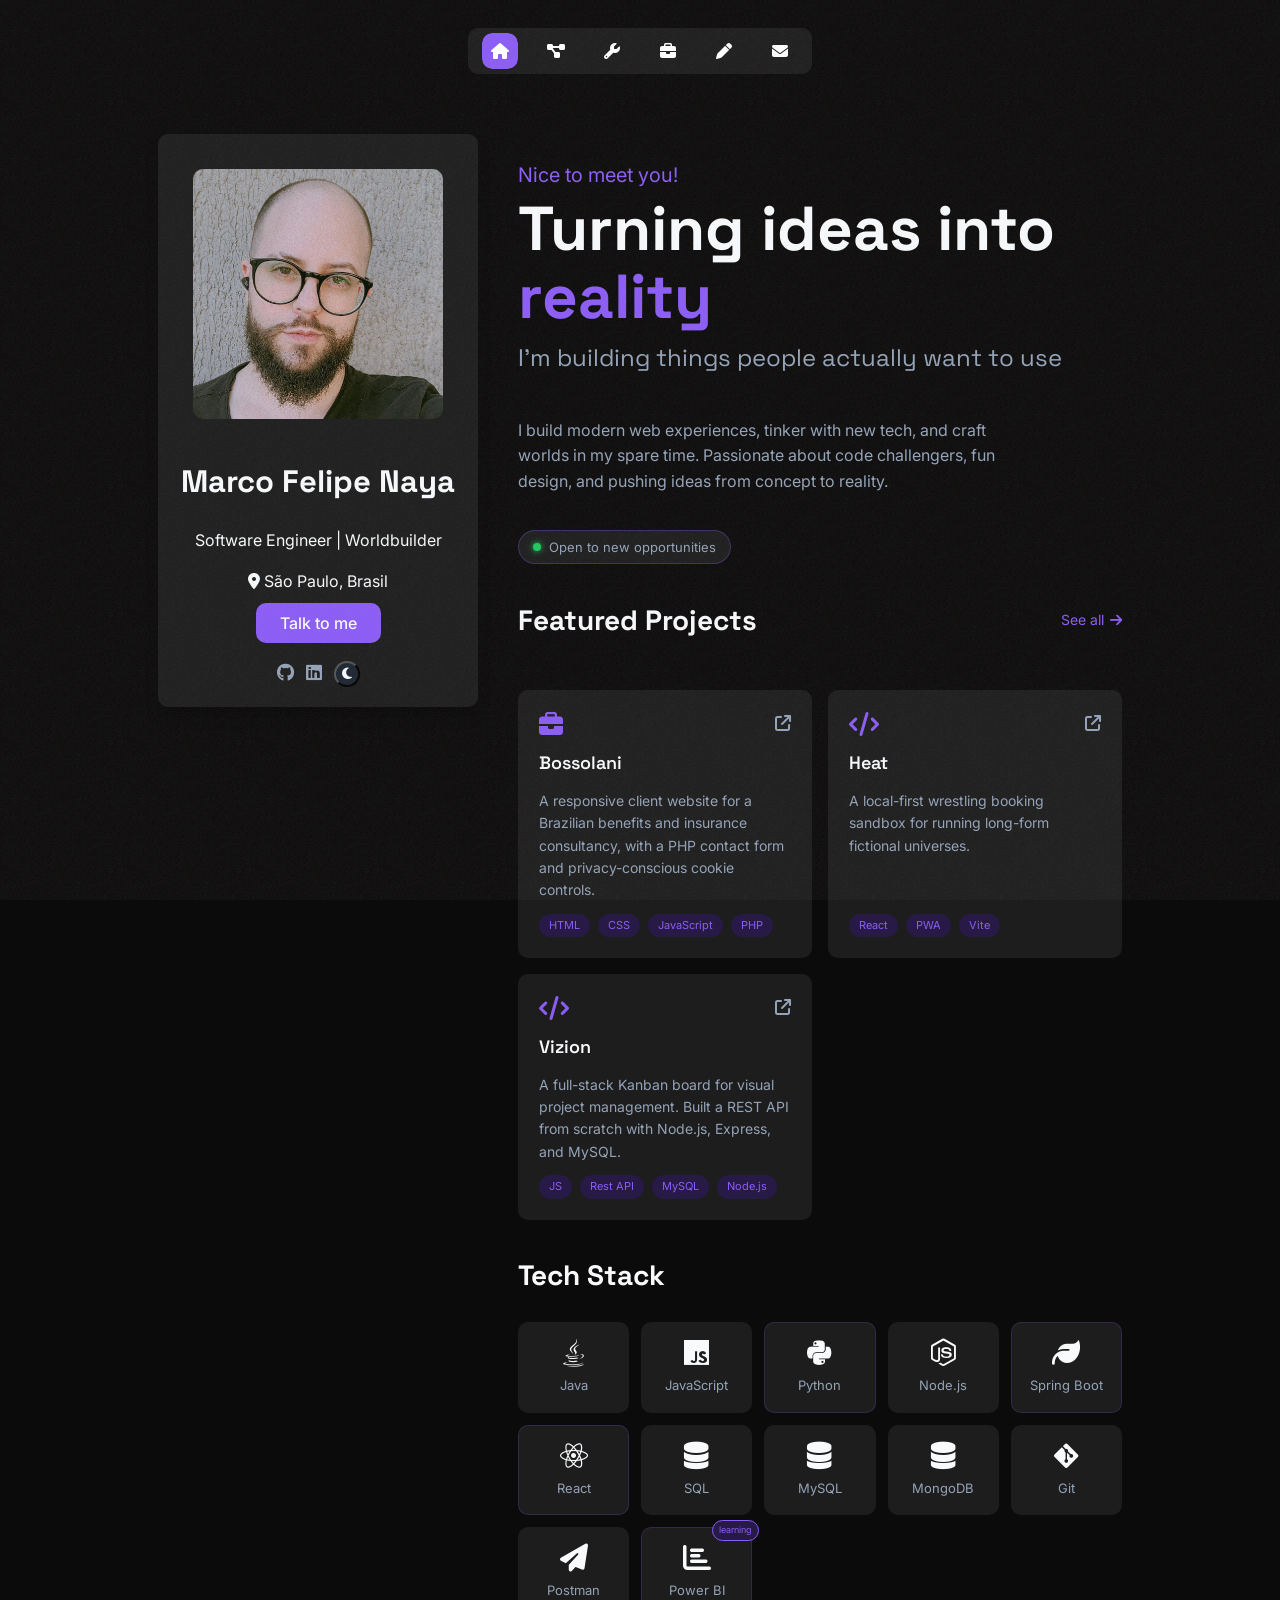
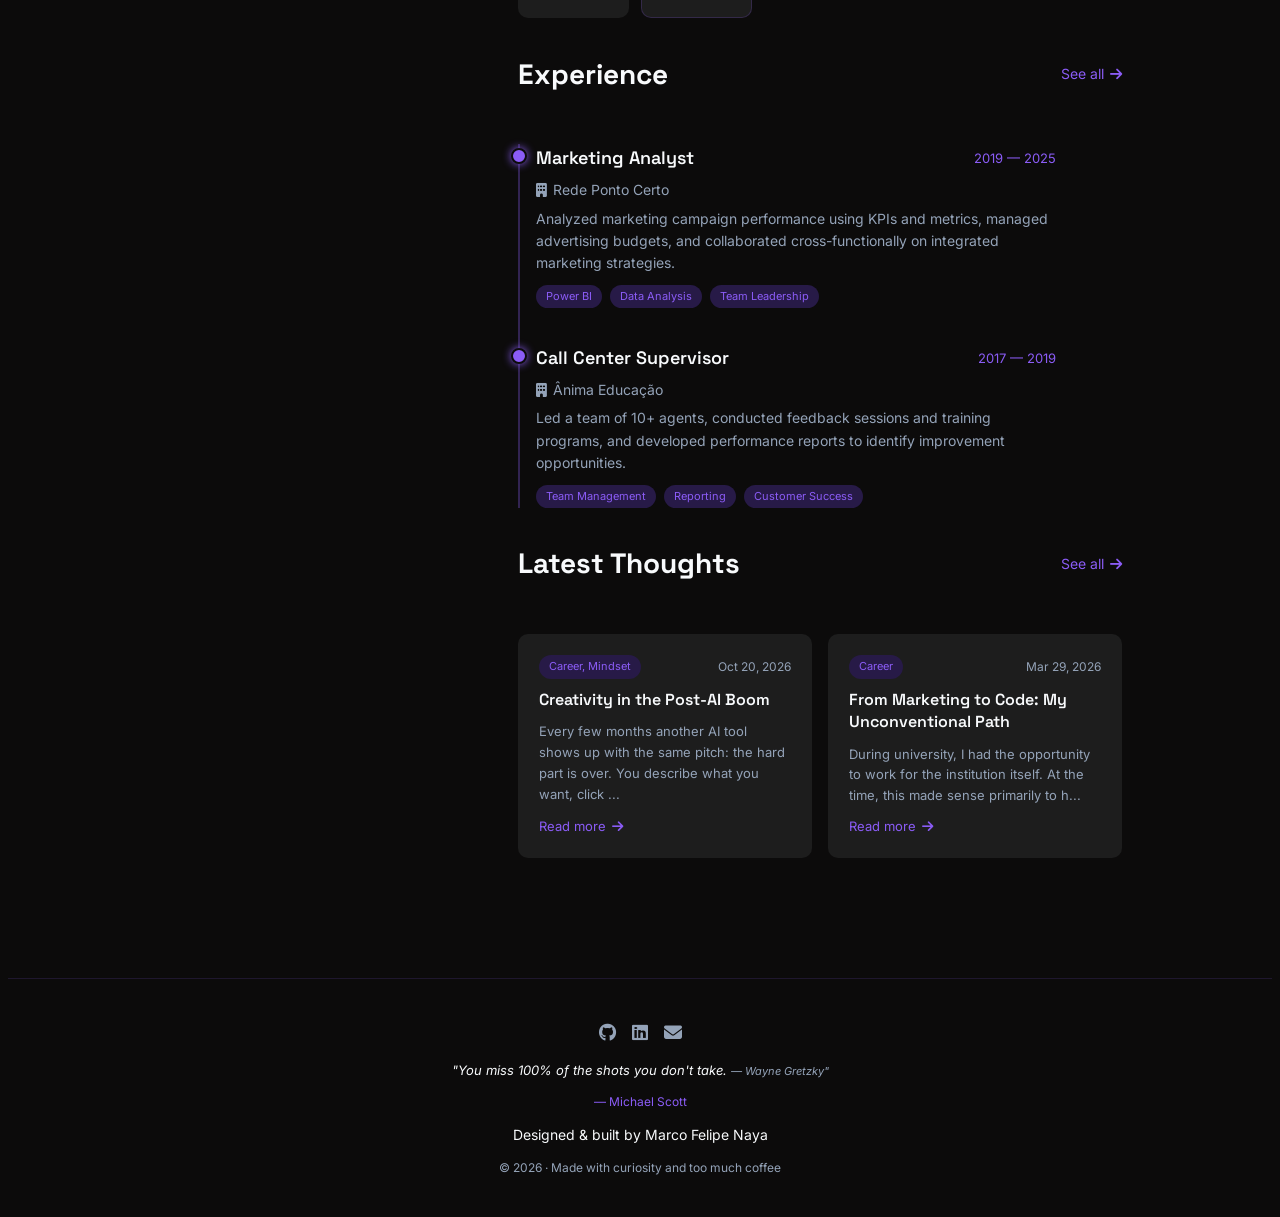
<file: index.html>
<!DOCTYPE html>
<html lang="en">

<head>
  <meta charset="UTF-8">
  <meta name="viewport" content="width=device-width, initial-scale=1.0">
  <meta name="description" content="Marco Felipe Naya — Full-stack developer based in São Paulo. Building modern web experiences with Java, JavaScript and Node.js.">
  <title>Marco Felipe Naya</title>
  <link rel="stylesheet" href="/styles/general.css">
  <link rel="stylesheet" href="https://cdnjs.cloudflare.com/ajax/libs/font-awesome/6.4.0/css/all.min.css">
  <link href="https://fonts.googleapis.com/css2?family=Space+Grotesk:wght@400;700&family=Inter:wght@300;400;500&display=swap" rel="stylesheet">
  <link rel="apple-touch-icon" sizes="180x180" href="/apple-touch-icon.png">
  <link rel="icon" type="image/png" sizes="32x32" href="/favicon-32x32.png">
  <link rel="icon" type="image/png" sizes="16x16" href="/favicon-16x16.png">
  <link rel="manifest" href="/site.webmanifest">
</head>

<body>
  <div class="page-wrapper">

    <header class="header-container">
      <nav class="navbar">
        <div class="nav-links">
          <ul>
            <li class="active"><a class="fa-solid fa-house"></a><span class="tooltip">Home</span></li>
            <li><a href="/pages/projects.html" class="fa-solid fa-diagram-project"></a><span class="tooltip">Projects</span></li>
            <li><a href="/pages/tools.html" class="fa-solid fa-wrench"></a><span class="tooltip">Tools</span></li>
            <li><a href="/pages/experience.html" class="fa-solid fa-briefcase"></a><span class="tooltip">Experience</span></li>
            <li><a href="/pages/thoughts.html" class="fa-solid fa-pen"></a><span class="tooltip">Thoughts</span></li>
            <li><a href="/pages/contact.html" class="fa-solid fa-envelope"></a><span class="tooltip">Contact</span></li>
          </ul>
        </div>
      </nav>
    </header>

    <main>
      <div class="content-layout">

        <!-- Photocard -->
        <div class="photocard">
          <img src="/images/headshot.jpg" alt="Profile Picture" class="profile-pic">
          <h1 class="name">Marco Felipe Naya</h1>
          <p class="description">Software Engineer | Worldbuilder</p>
          <p><i class="fa-solid fa-location-dot"></i> São Paulo, Brasil</p>
          <a href="/pages/contact.html" class="btn-primary">Talk to me</a>
          <div class="social-links">
            <a href="https://github.com/MarcoFelipeNaya"><i class="fa-brands fa-github"></i></a>
            <a href="https://www.linkedin.com/in/marco-felipe-15946431b/"><i class="fa-brands fa-linkedin"></i></a>
            <button id="themeToggle" class="theme-toggle">
              <i class="fa-solid fa-moon"></i>
            </button>
          </div>
        </div>

        <div class="page-content">
          <!-- Hero -->
          <div class="hero">
            <p class="hero-greeting">Nice to meet you!</p>
            <h1 class="hero-name">Turning ideas into<br><span class="accent">reality</span></h1>
            <h2 class="hero-title">I'm building things people actually want to use</h2>
            <p class="hero-bio">I build modern web experiences, tinker with new tech, and craft worlds in my spare time. Passionate about code challengers, fun design, and pushing ideas from concept to reality.</p>
          </div>

          <!-- Content Sections-->

          <section class="status">
            <div class="status-badge">
              <span class="status-dot"></span> Open to new opportunities
            </div>
          </section>

          <section class="projects-preview">
            <div class="section-header">
              <h2 class="section-title">Featured Projects</h2>
              <a href="/pages/projects.html" class="see-all">See all <i class="fa-solid fa-arrow-right"></i></a>
            </div>

            <div class="projects-grid">

              <div class="project-card" data-href="/pages/projects.html#bossolani">
                <div class="project-top">
                  <i class="fa-solid fa-briefcase"></i>
                  <div class="project-links">
                    <a href="https://bossolani.com.br" target="_blank" rel="noopener noreferrer" aria-label="Visit the Bossolani website"><i class="fa-solid fa-arrow-up-right-from-square"></i></a>
                  </div>
                </div>
                <h3 class="project-name">Bossolani</h3>
                <p class="project-desc">A responsive client website for a Brazilian benefits and insurance consultancy, with a PHP contact form and privacy-conscious cookie controls.</p>
                <div class="project-tags">
                  <span>HTML</span><span>CSS</span><span>JavaScript</span><span>PHP</span>
                </div>
              </div>

              <div class="project-card" data-href="/pages/projects.html#heat">
                <div class="project-top">
                  <i class="fa-solid fa-code"></i>
                  <div class="project-links">
                    <a href="https://heatwb.netlify.app" target="_blank"><i class="fa-solid fa-arrow-up-right-from-square"></i></a>
                  </div>
                </div>
                <h3 class="project-name">Heat</h3>
                <p class="project-desc">A local-first wrestling booking sandbox for running long-form fictional universes.</p>
                <div class="project-tags">
                  <span>React</span><span>PWA</span><span>Vite</span>
                </div>
              </div>

              <div class="project-card" data-href="/pages/projects.html#vizion">
                <div class="project-top">
                  <i class="fa-solid fa-code"></i>
                  <div class="project-links">
                    <a href="https://vizion-theta.vercel.app" target="_blank"><i class="fa-solid fa-arrow-up-right-from-square"></i></a>
                  </div>
                </div>
                <h3 class="project-name">Vizion</h3>
                <p class="project-desc">A full-stack Kanban board for visual project management. Built a REST API from scratch with Node.js, Express, and MySQL.</p>
                <div class="project-tags">
                  <span>JS</span><span>Rest API</span><span>MySQL</span><span>Node.js</span>
                </div>
              </div>

            </div>
          </section>

          <section class="stack">
            <h2 class="section-title">Tech Stack</h2>
            <div class="stack-grid">

              <!-- Languages -->
              <div class="stack-card"><i class="fa-brands fa-java"></i><span>Java</span></div>
              <div class="stack-card"><i class="fa-brands fa-js"></i><span>JavaScript</span></div>
              <div class="stack-card learning"><i class="fa-brands fa-python"></i><span>Python</span></div>

              <!-- Frameworks -->
              <div class="stack-card"><i class="fa-brands fa-node-js"></i><span>Node.js</span></div>
              <div class="stack-card learning"><i class="fa-solid fa-leaf"></i><span>Spring Boot</span></div>
              <div class="stack-card learning"><i class="fa-brands fa-react"></i><span>React</span></div>

              <!-- Databases -->
              <div class="stack-card"><i class="fa-solid fa-database"></i><span>SQL</span></div>
              <div class="stack-card"><i class="fa-solid fa-database"></i><span>MySQL</span></div>
              <div class="stack-card"><i class="fa-solid fa-database"></i><span>MongoDB</span></div>

              <!-- Tools -->
              <div class="stack-card"><i class="fa-brands fa-git-alt"></i><span>Git</span></div>
              <div class="stack-card"><i class="fa-solid fa-paper-plane"></i><span>Postman</span></div>

              <!-- Data -->
              <div class="stack-card learning"><i class="fa-solid fa-chart-bar"></i><span>Power BI</span><span class="learning-tag">learning</span></div>

            </div>
          </section>

          <!-- Experience -->
          <section class="experience">
            <div class="section-header">
              <h2 class="section-title">Experience</h2>
              <a href="pages/experience.html" class="see-all">See all <i class="fa-solid fa-arrow-right"></i></a>
            </div>

            <div class="timeline">

              <div class="timeline-item">
                <div class="timeline-dot"></div>
                <div class="timeline-content">
                  <div class="timeline-header">
                    <h3 class="timeline-role">Marketing Analyst</h3>
                    <span class="timeline-date">2019 — 2025</span>
                  </div>
                  <p class="timeline-company"><i class="fa-solid fa-building"></i> Rede Ponto Certo</p>
                  <p class="timeline-desc">Analyzed marketing campaign performance using KPIs and metrics, managed advertising budgets, and collaborated cross-functionally on integrated marketing strategies.</p>
                  <div class="timeline-tags">
                    <span>Power BI</span>
                    <span>Data Analysis</span>
                    <span>Team Leadership</span>
                  </div>
                </div>
              </div>

              <div class="timeline-item">
                <div class="timeline-dot"></div>
                <div class="timeline-content">
                  <div class="timeline-header">
                    <h3 class="timeline-role">Call Center Supervisor</h3>
                    <span class="timeline-date">2017 — 2019</span>
                  </div>
                  <p class="timeline-company"><i class="fa-solid fa-building"></i> Ânima Educação</p>
                  <p class="timeline-desc">Led a team of 10+ agents, conducted feedback sessions and training programs, and developed performance reports to identify improvement opportunities.</p>
                  <div class="timeline-tags">
                    <span>Team Management</span>
                    <span>Reporting</span>
                    <span>Customer Success</span>
                  </div>
                </div>
              </div>

            </div>
          </section>

          <!-- Thoughts -->
          <section class="thoughts-preview">
            <div class="section-header">
              <h2 class="section-title">Latest Thoughts</h2>
              <a href="/pages/thoughts.html" class="see-all">See all <i class="fa-solid fa-arrow-right"></i></a>
            </div>
            <div class="thoughts-grid" id="latestThoughtsGrid"></div>
          </section>

        </div>
      </div>
    </main>

    <footer class="footer">
      <div class="footer-content">

        <div class="footer-social">
          <a href="https://github.com/MarcoFelipeNaya" target="_blank"><i class="fa-brands fa-github"></i></a>
          <a href="https://www.linkedin.com/in/marco-felipe-15946431b/" target="_blank"><i class="fa-brands fa-linkedin"></i></a>
          <a href="mailto:marco.felipe1@outlook.com"><i class="fa-solid fa-envelope"></i></a>
        </div>

        <p class="footer-quote">"You miss 100% of the shots you don't take.
        <a class="footer-quote-author footer-quote-meta">— Wayne Gretzky"</a>
        </p>

        <p class="footer-quote-author">— Michael Scott</p>

        <p class="footer-copy">Designed & built by Marco Felipe Naya</p>
        <p class="footer-sub">© 2026 · Made with curiosity and too much coffee</p>

      </div>
    </footer>

    <script src="/scripts/blog-data.js"></script>
    <script src="/scripts/home.js"></script>
    <script src="/scripts/theme.js"></script>
  </div>
</body>

</html>
</file>
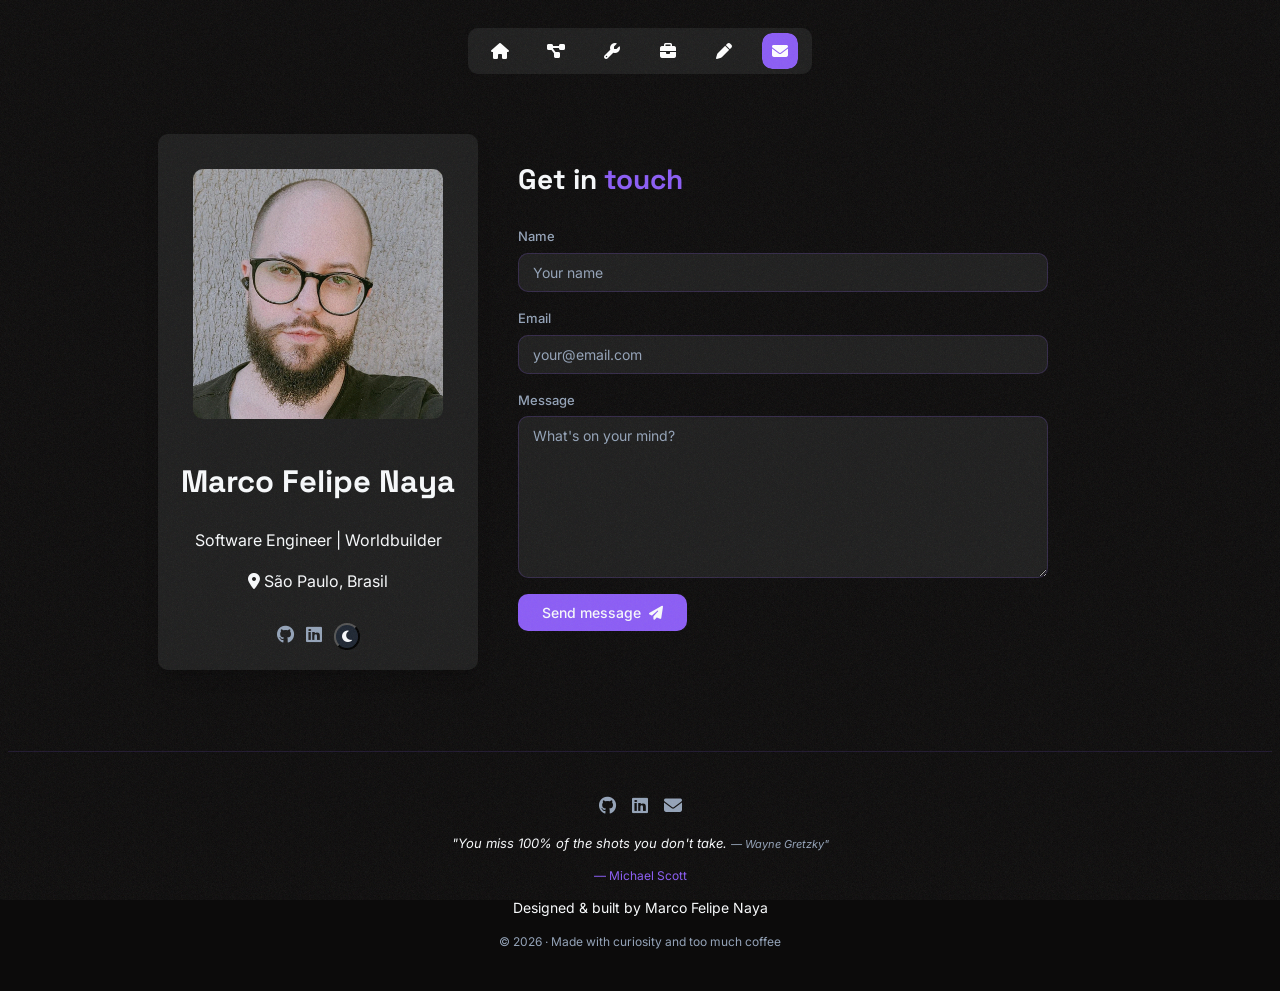
<file: pages/contact.html>
<!DOCTYPE html>
<html lang="en">

<head>
  <meta charset="UTF-8">
  <meta name="viewport" content="width=device-width, initial-scale=1.0">
  <meta name="description" content="Marco Felipe Naya — Full-stack developer based in São Paulo. Building modern web experiences with Java, JavaScript and Node.js.">
  <title>Marco Felipe Naya - Contact</title>
  <link rel="stylesheet" href="/styles/general.css">
  <link rel="stylesheet" href="/styles/contact.css">
  <link rel="stylesheet" href="https://cdnjs.cloudflare.com/ajax/libs/font-awesome/6.4.0/css/all.min.css">
  <link href="https://fonts.googleapis.com/css2?family=Space+Grotesk:wght@400;700&family=Inter:wght@300;400;500&display=swap" rel="stylesheet">
  <link rel="apple-touch-icon" sizes="180x180" href="/apple-touch-icon.png">
  <link rel="icon" type="image/png" sizes="32x32" href="/favicon-32x32.png">
  <link rel="icon" type="image/png" sizes="16x16" href="/favicon-16x16.png">
  <link rel="manifest" href="/site.webmanifest">
</head>

<body>
  <div class="page-wrapper">

    <header class="header-container">
      <nav class="navbar">
        <div class="nav-links">
          <ul>
            <li><a href="/index.html" class="fa-solid fa-house"></a><span class="tooltip">Home</span></li>
            <li><a href="/pages/projects.html" class="fa-solid fa-diagram-project"></a><span class="tooltip">Projects</span></li>
            <li><a href="/pages/tools.html" class="fa-solid fa-wrench"></a><span class="tooltip">Tools</span></li>
            <li><a href="/pages/experience.html" class="fa-solid fa-briefcase"></a><span class="tooltip">Experience</span></li>
            <li><a href="/pages/thoughts.html" class="fa-solid fa-pen"></a><span class="tooltip">Thoughts</span></li>
            <li class="active"><a href="/pages/contact.html" class="fa-solid fa-envelope"></a><span class="tooltip">Contact</span></li>
          </ul>
        </div>
      </nav>
    </header>

    <main>
      <div class="content-layout">

        <!-- Photocard -->
        <div class="photocard">
          <img src="/images/headshot.jpg" alt="Profile Picture" class="profile-pic">
          <h1 class="name">Marco Felipe Naya</h1>
          <p class="description">Software Engineer | Worldbuilder</p>
          <p><i class="fa-solid fa-location-dot"></i> São Paulo, Brasil</p>
          <div class="social-links">
            <a href="https://github.com/MarcoFelipeNaya"><i class="fa-brands fa-github"></i></a>
            <a href="https://www.linkedin.com/in/marco-felipe-15946431b/"><i class="fa-brands fa-linkedin"></i></a>
            <button id="themeToggle" class="theme-toggle">
              <i class="fa-solid fa-moon"></i>
            </button>
          </div>
        </div>

        <div class="page-content">
        <!-- Content Sections-->
          <section class="contact" id="contact">
              <h2 class="section-title">Get in <span class="accent">touch</span></h2>
  
              <form class="form">
                <input type="hidden" name="access_key" value="83f3a504-4868-4972-87de-d7da8a4e98c0">
  
                <div class="form-group">
                  <label for="name">Name</label>
                  <input type="text" id="name" name="name" placeholder="Your name" required>
                </div>
  
                <div class="form-group">
                  <label for="email">Email</label>
                  <input type="email" id="email" name="email" placeholder="your@email.com" required>
                </div>
  
                <div class="form-group">
                  <label for="message">Message</label>
                  <textarea id="message" name="message" placeholder="What's on your mind?" required></textarea>
                </div>
  
                <div class="form-message" id="formMessage"></div>
  
                <button type="submit">Send message <i class="fa-solid fa-paper-plane"></i></button>
              </form>
            </section>
        </div>
      </div>
    </main>

    <footer class="footer">
      <div class="footer-content">

        <div class="footer-social">
          <a href="https://github.com/MarcoFelipeNaya" target="_blank"><i class="fa-brands fa-github"></i></a>
          <a href="https://www.linkedin.com/in/marco-felipe-15946431b/" target="_blank"><i class="fa-brands fa-linkedin"></i></a>
          <a href="mailto:marco.felipe1@outlook.com"><i class="fa-solid fa-envelope"></i></a>
        </div>
        
        <p class="footer-quote">"You miss 100% of the shots you don't take. 
        <a class="footer-quote-author footer-quote-meta">— Wayne Gretzky"</a>
        </p>
        
        <p class="footer-quote-author">— Michael Scott</p>

        <p class="footer-copy">Designed & built by Marco Felipe Naya</p>
        <p class="footer-sub">© 2026 · Made with curiosity and too much coffee</p>

      </div>
    </footer>

    <script src="/scripts/home.js"></script>
    <script src="/scripts/contact.js"></script>
    <script src="/scripts/theme.js"></script>
  </div>
</body>

</html>
</file>
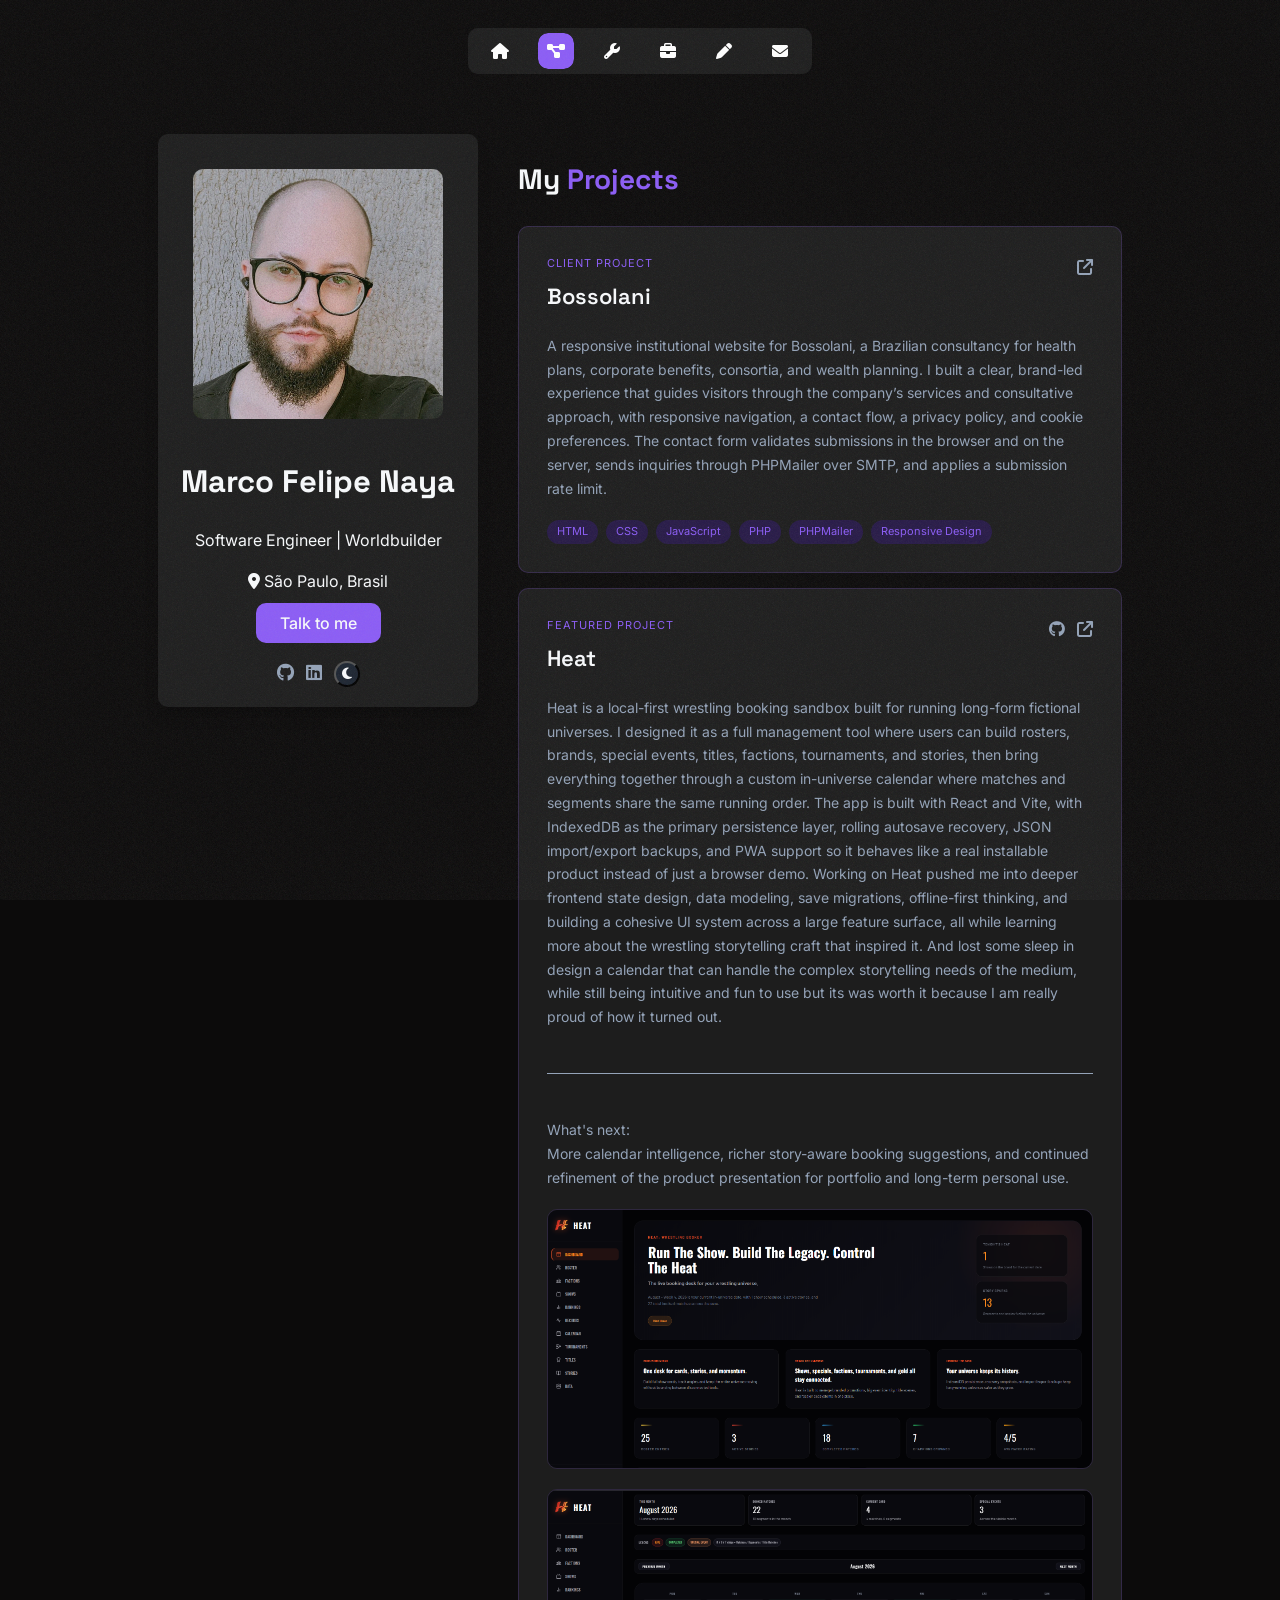
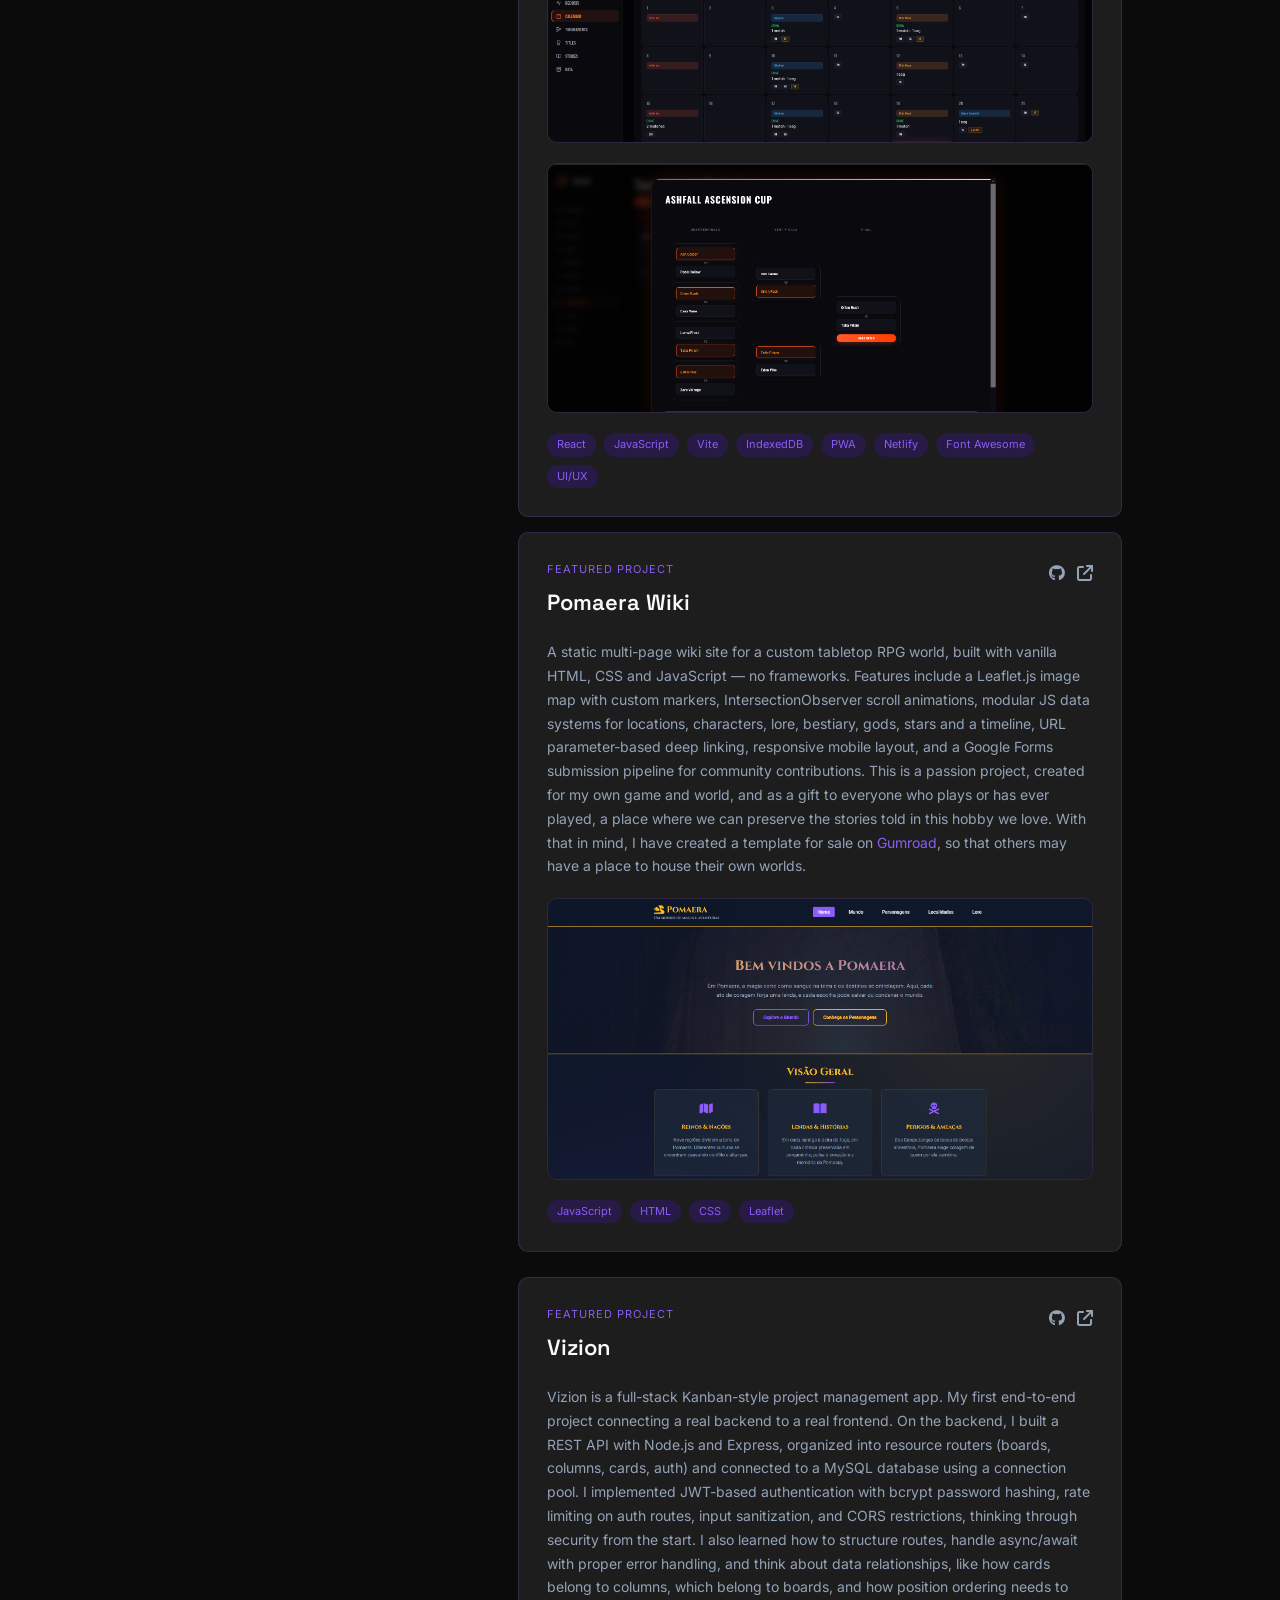
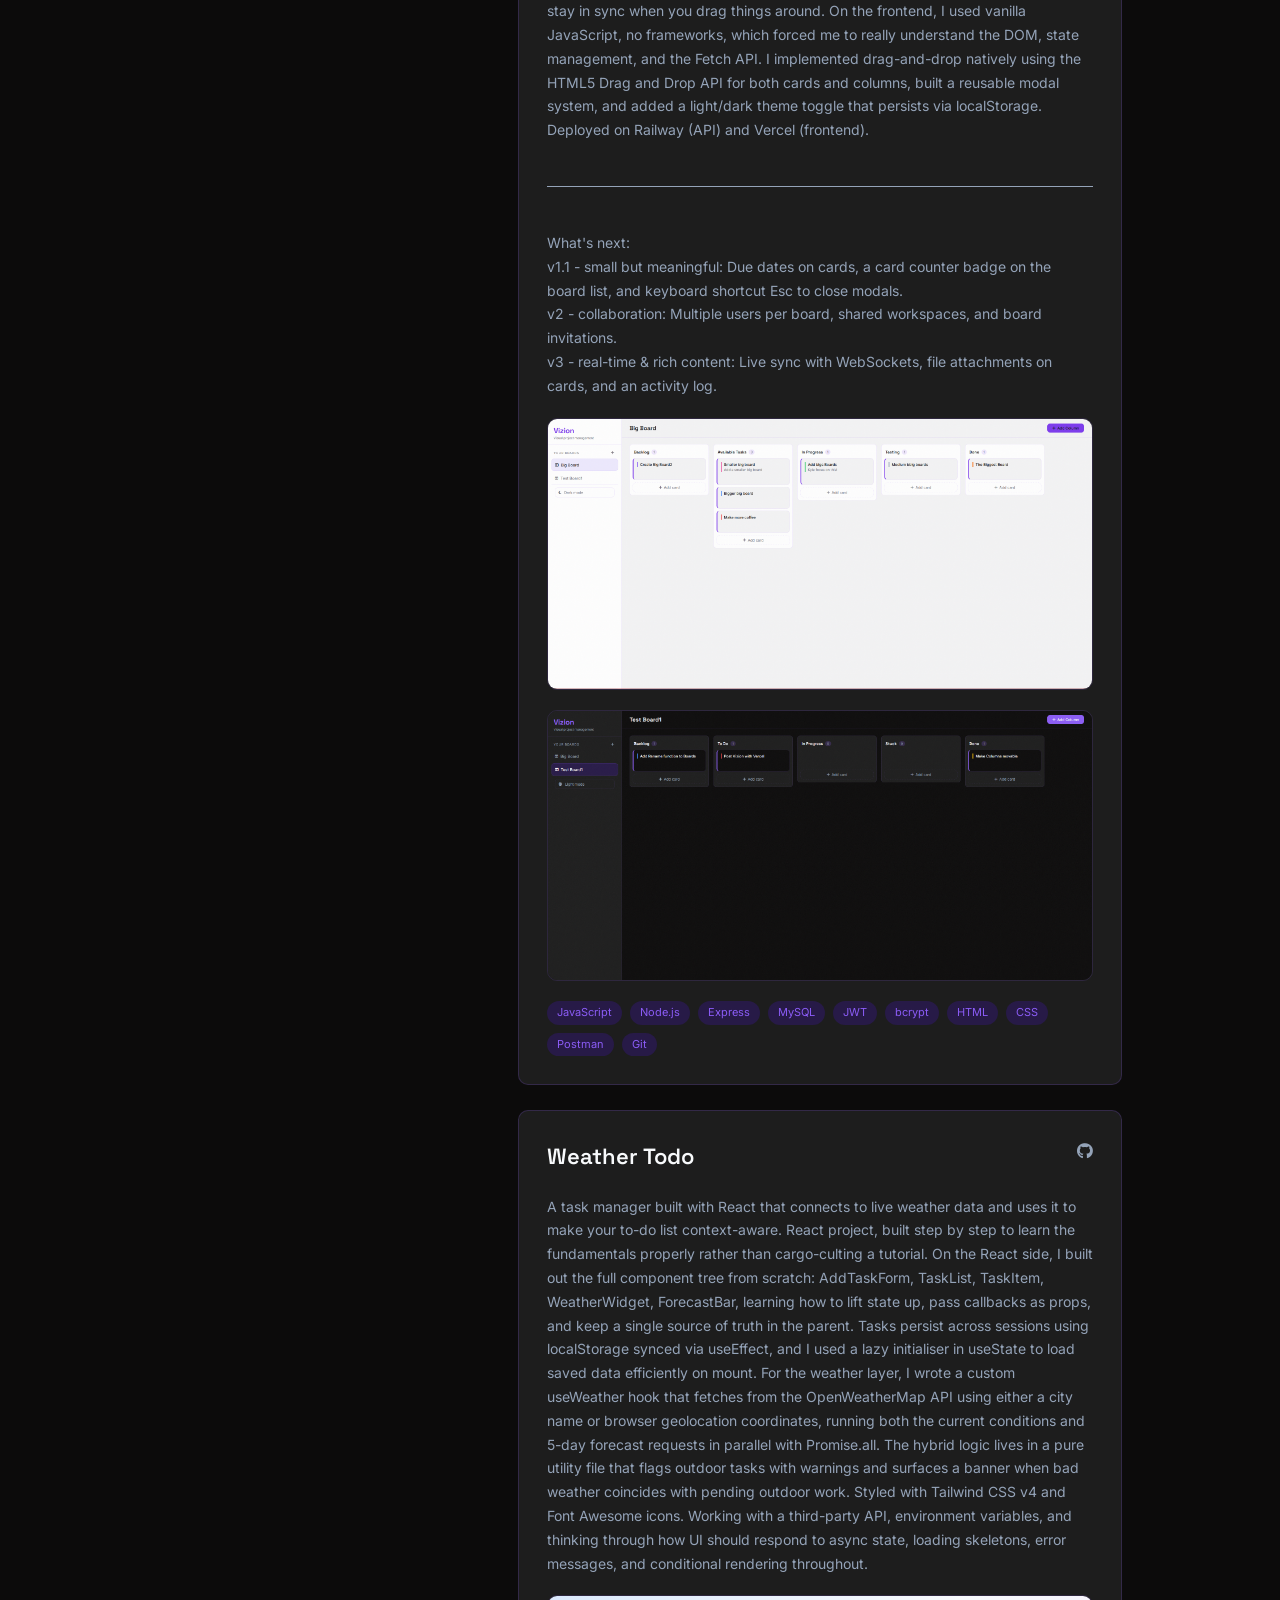
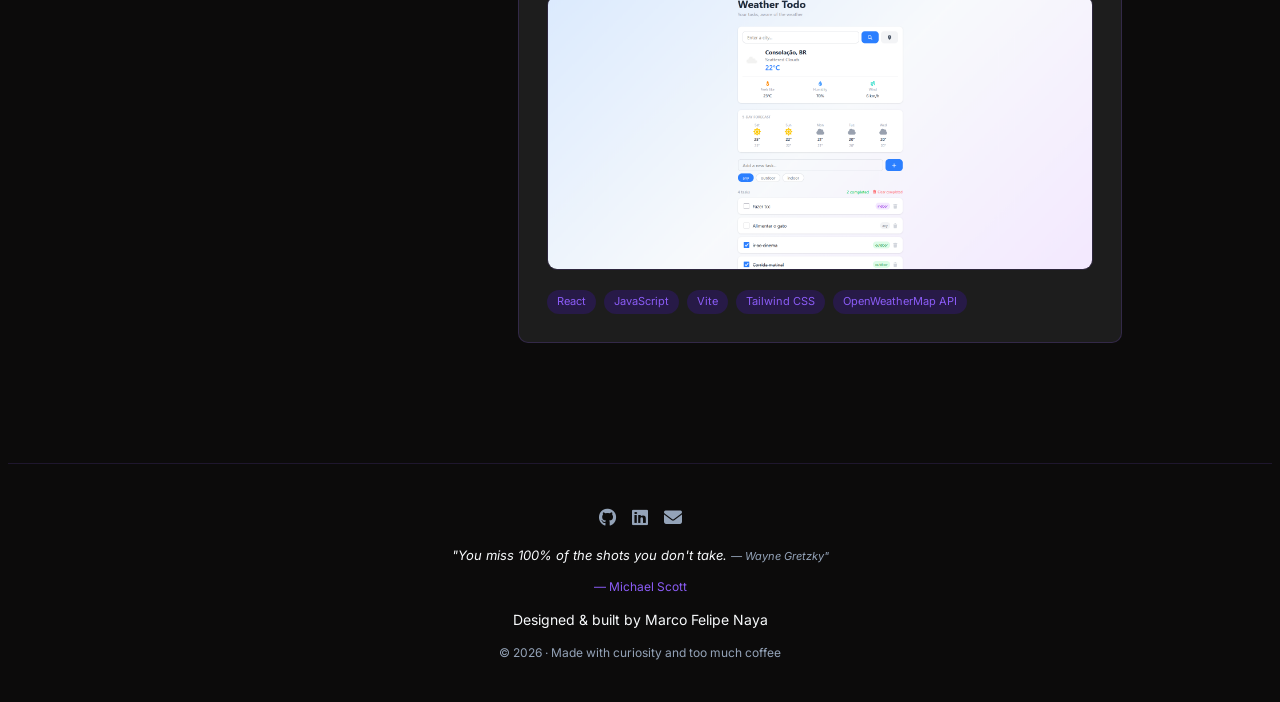
<file: pages/projects.html>
<!DOCTYPE html>
<html lang="en">

<head>
  <meta charset="UTF-8">
  <meta name="viewport" content="width=device-width, initial-scale=1.0">
  <meta name="description" content="Marco Felipe Naya — Full-stack developer based in São Paulo. Building modern web experiences with Java, JavaScript and Node.js.">
  <title>Marco Felipe Naya</title>
  <link rel="stylesheet" href="/styles/general.css">
  <link rel="stylesheet" href="/styles/projects.css">
  <link rel="stylesheet" href="https://cdnjs.cloudflare.com/ajax/libs/font-awesome/6.4.0/css/all.min.css">
  <link href="https://fonts.googleapis.com/css2?family=Space+Grotesk:wght@400;700&family=Inter:wght@300;400;500&display=swap" rel="stylesheet">
  <link rel="apple-touch-icon" sizes="180x180" href="/apple-touch-icon.png">
  <link rel="icon" type="image/png" sizes="32x32" href="/favicon-32x32.png">
  <link rel="icon" type="image/png" sizes="16x16" href="/favicon-16x16.png">
  <link rel="manifest" href="/site.webmanifest">
</head>

<body>
  <div class="page-wrapper">

    <header class="header-container">
      <nav class="navbar">
        <div class="nav-links">
          <ul>
            <li><a href="/index.html"class="fa-solid fa-house"></a><span class="tooltip">Home</span></li>
            <li class="active"><a href="/pages/projects.html" class="fa-solid fa-diagram-project"></a><span class="tooltip">Projects</span></li>
            <li><a href="/pages/tools.html" class="fa-solid fa-wrench"></a><span class="tooltip">Tools</span></li>
            <li><a href="/pages/experience.html" class="fa-solid fa-briefcase"></a><span class="tooltip">Experience</span></li>
            <li><a href="/pages/thoughts.html" class="fa-solid fa-pen"></a><span class="tooltip">Thoughts</span></li>
            <li><a href="/pages/contact.html" class="fa-solid fa-envelope"></a><span class="tooltip">Contact</span></li>
          </ul>
        </div>
      </nav>
    </header>

    <main>
      <div class="content-layout">

        <!-- Photocard -->
        <div class="photocard">
          <img src="/images/headshot.jpg" alt="Profile Picture" class="profile-pic">
          <h1 class="name">Marco Felipe Naya</h1>
          <p class="description">Software Engineer | Worldbuilder</p>
          <p><i class="fa-solid fa-location-dot"></i> São Paulo, Brasil</p>
          <a href="/pages/contact.html" class="btn-primary">Talk to me</a>
          <div class="social-links">
            <a href="https://github.com/MarcoFelipeNaya"><i class="fa-brands fa-github"></i></a>
            <a href="https://www.linkedin.com/in/marco-felipe-15946431b/"><i class="fa-brands fa-linkedin"></i></a>
            <button id="themeToggle" class="theme-toggle">
              <i class="fa-solid fa-moon"></i>
            </button>
          </div>
        </div>

        <div class="page-content">
        <!-- Content Sections-->
          <section class="projects" id="pomaera-wiki">
            <h2 class="section-title">My <span class="accent">Projects</span></h2>

            <section class="projects" id="bossolani">
              <div class="featured-project">
                <div class="featured-project-header">
                  <div>
                    <span class="featured-label">Client Project</span>
                    <h3 class="featured-name">Bossolani</h3>
                  </div>
                  <div class="project-links">
                    <a href="https://bossolani.com.br" target="_blank" rel="noopener noreferrer" aria-label="Visit the Bossolani website"><i class="fa-solid fa-arrow-up-right-from-square"></i></a>
                  </div>
                </div>

                <p class="featured-desc">
                  A responsive institutional website for Bossolani, a Brazilian consultancy for health plans, corporate benefits, consortia, and wealth planning. I built a clear, brand-led experience that guides visitors through the company’s services and consultative approach, with responsive navigation, a contact flow, a privacy policy, and cookie preferences. The contact form validates submissions in the browser and on the server, sends inquiries through PHPMailer over SMTP, and applies a submission rate limit.
                </p>

                <div class="project-tags">
                  <span>HTML</span>
                  <span>CSS</span>
                  <span>JavaScript</span>
                  <span>PHP</span>
                  <span>PHPMailer</span>
                  <span>Responsive Design</span>
                </div>
              </div>
            </section>

            <section class="projects" id="heat">
              <div class="featured-project">
                <div class="featured-project-header">
                  <div>
                    <span class="featured-label">Featured Project</span>
                    <h3 class="featured-name">Heat</h3>
                  </div>
                  <div class="project-links">
                    <a href="https://github.com/MarcoFelipeNaya/wum" target="_blank"><i class="fa-brands fa-github"></i></a>
                    <a href="https://heatwb.netlify.app" target="_blank"><i class="fa-solid fa-arrow-up-right-from-square"></i></a>
                  </div>
                </div>

                <p class="featured-desc">
                  Heat is a local-first wrestling booking sandbox built for running long-form fictional universes. I designed it as a full management tool where users can build rosters, brands, special events, titles, factions, tournaments, and stories, then bring everything together through a custom in-universe calendar where matches and segments share the same running order. The app is built with React and Vite, with IndexedDB as the primary persistence layer, rolling autosave recovery, JSON import/export backups, and PWA support so it behaves like a real installable product instead of just a browser demo. Working on Heat pushed me into deeper frontend state design, data modeling, save migrations, offline-first thinking, and building a cohesive UI system across a large feature surface, all while learning more about the wrestling storytelling craft that inspired it. And lost some sleep in design a calendar that can handle the complex storytelling needs of the medium, while still being intuitive and fun to use but its was worth it because I am really proud of how it turned out.
                </p>

                <hr>

                <p class="featured-desc">
                  What's next:<br>
                  More calendar intelligence, richer story-aware booking suggestions, and continued refinement of the product presentation for portfolio and long-term personal use.
                </p>

                <div class="featured-image">
                  <img src="/images/heat-ss-4.png" alt="Heat dashboard screenshot">
                </div>

                <div class="featured-image">
                  <img src="/images/heat-ss-5.png" alt="Heat calendar screenshot">
                </div>

                <div class="featured-image">
                  <img src="/images/heat-ss-6.png" alt="Heat titles or tournaments screenshot">
                </div>

                <div class="project-tags">
                  <span>React</span>
                  <span>JavaScript</span>
                  <span>Vite</span>
                  <span>IndexedDB</span>
                  <span>PWA</span>
                  <span>Netlify</span>
                  <span>Font Awesome</span>
                  <span>UI/UX</span>
                </div>
              </div>
            </section>


            <div class="featured-project">
              <div class="featured-project-header">
                <div>
                  <span class="featured-label">Featured Project</span>
                  <h3 class="featured-name">Pomaera Wiki</h3>
                </div>
                <div class="project-links">
                  <a href="https://github.com/MarcoFelipeNaya/pomaera-website" target="_blank"><i class="fa-brands fa-github"></i></a>
                  <a href="https://pomaera.world" target="_blank"><i class="fa-solid fa-arrow-up-right-from-square"></i></a>
                </div>
              </div>

              <p class="featured-desc">A static multi-page wiki site for a custom tabletop RPG world, built with vanilla HTML, CSS and JavaScript — no frameworks. Features include a Leaflet.js image map with custom markers, IntersectionObserver scroll animations, modular JS data systems for locations, characters, lore, bestiary, gods, stars and a timeline, URL parameter-based deep linking, responsive mobile layout, and a Google Forms submission pipeline for community contributions. This is a passion project, created for my own game and world, and as a gift to everyone who plays or has ever played, a place where we can preserve the stories told in this hobby we love. With that in mind, I have created a template for sale on <a class="textref" href="https://marcogrove478.gumroad.com/l/wkulfy" target="_blank">Gumroad</a>, so that others may have a place to house their own worlds.</p>

              <div class="featured-image">
                <img src="/images/pomaera-ss.png" alt="Project screenshot">
              </div>

              <div class="project-tags">
                <span>JavaScript</span>
                <span>HTML</span>
                <span>CSS</span>
                <span>Leaflet</span>
              </div>
            </div>

          </section>

          <section class="projects" id="vizion">

            <div class="featured-project">
              <div class="featured-project-header">
                <div>
                  <span class="featured-label">Featured Project</span>
                  <h3 class="featured-name">Vizion</h3>
                </div>
                <div class="project-links">
                  <a href="https://github.com/MarcoFelipeNaya/vizion" target="_blank"><i class="fa-brands fa-github"></i></a>
                  <a href="https://vizion-theta.vercel.app" target="_blank"><i class="fa-solid fa-arrow-up-right-from-square"></i></a>
                </div>
              </div>

                <p class="featured-desc">Vizion is a full-stack Kanban-style project management app. My first end-to-end project connecting a real backend to a real frontend.
                On the backend, I built a REST API with Node.js and Express, organized into resource routers (boards, columns, cards, auth) and connected to a MySQL database using a connection pool. I implemented JWT-based authentication with bcrypt password hashing, rate limiting on auth routes, input sanitization, and CORS restrictions, thinking through security from the start. I also learned how to structure routes, handle async/await with proper error handling, and think about data relationships, like how cards belong to columns, which belong to boards, and how position ordering needs to stay in sync when you drag things around.
                On the frontend, I used vanilla JavaScript, no frameworks, which forced me to really understand the DOM, state management, and the Fetch API. I implemented drag-and-drop natively using the HTML5 Drag and Drop API for both cards and columns, built a reusable modal system, and added a light/dark theme toggle that persists via localStorage. Deployed on Railway (API) and Vercel (frontend).
                </p>
                <hr>
              <p class="featured-desc">
                What's next:<br>
                v1.1 - small but meaningful:
                Due dates on cards, a card counter badge on the board list, and keyboard shortcut Esc to close modals.<br>
                v2 - collaboration:
                Multiple users per board, shared workspaces, and board invitations.<br>
                v3 - real-time & rich content:
                Live sync with WebSockets, file attachments on cards, and an activity log.
              </p>


              <div class="featured-image">
                <img src="/images/vizion-ss.png" alt="Project screenshot">
              </div>
              <div class="featured-image">
                <img src="/images/vizion-ss2.png" alt="Project screenshot">
              </div>

              <div class="project-tags">
                <span>JavaScript</span>
                <span>Node.js</span>
                <span>Express</span>
                <span>MySQL</span>
                <span>JWT</span>
                <span>bcrypt</span>
                <span>HTML</span>
                <span>CSS</span>
                <span>Postman</span>
                <span>Git</span>
              </div>
            </div>

          </section>

          <section class="projects" id="weather-todo">

            <div class="featured-project">
              <div class="featured-project-header">
                <div>
                  <h3 class="featured-name">Weather Todo</h3>
                </div>
                <div class="project-links">
                  <a href="https://github.com/MarcoFelipeNaya/weather-todo" target="_blank"><i class="fa-brands fa-github"></i></a>
                </div>
              </div>

                <p class="featured-desc">A task manager built with React that connects to live weather data and uses it to make your to-do list context-aware. React project, built step by step to learn the fundamentals properly rather than cargo-culting a tutorial.
                On the React side, I built out the full component tree from scratch: AddTaskForm, TaskList, TaskItem, WeatherWidget, ForecastBar, learning how to lift state up, pass callbacks as props, and keep a single source of truth in the parent. Tasks persist across sessions using localStorage synced via useEffect, and I used a lazy initialiser in useState to load saved data efficiently on mount.
                For the weather layer, I wrote a custom useWeather hook that fetches from the OpenWeatherMap API using either a city name or browser geolocation coordinates, running both the current conditions and 5-day forecast requests in parallel with Promise.all. The hybrid logic lives in a pure utility file that flags outdoor tasks with warnings and surfaces a banner when bad weather coincides with pending outdoor work.
                Styled with Tailwind CSS v4 and Font Awesome icons. Working with a third-party API, environment variables, and thinking through how UI should respond to async state, loading skeletons, error messages, and conditional rendering throughout.</p>

              <div class="featured-image">
                <img src="/images/weather-todo-ss.png" alt="Project screenshot">
              </div>

              <div class="project-tags">
                <span>React</span>
                <span>JavaScript</span>
                <span>Vite</span>
                <span>Tailwind CSS</span>
                <span>OpenWeatherMap API</span>
              </div>
            </div>

          </section>
        </div>
      </div>
    </main>

    <footer class="footer">
      <div class="footer-content">

        <div class="footer-social">
          <a href="https://github.com/MarcoFelipeNaya" target="_blank"><i class="fa-brands fa-github"></i></a>
          <a href="https://www.linkedin.com/in/marco-felipe-15946431b/" target="_blank"><i class="fa-brands fa-linkedin"></i></a>
          <a href="mailto:marco.felipe1@outlook.com"><i class="fa-solid fa-envelope"></i></a>
        </div>
        
        <p class="footer-quote">"You miss 100% of the shots you don't take. 
        <a class="footer-quote-author footer-quote-meta">— Wayne Gretzky"</a>
        </p>
        
        <p class="footer-quote-author">— Michael Scott</p>

        <p class="footer-copy">Designed & built by Marco Felipe Naya</p>
        <p class="footer-sub">© 2026 · Made with curiosity and too much coffee</p>

      </div>
    </footer>

    <script src="/scripts/home.js"></script>
    <script src="/scripts/projects.js"></script>
    <script src="/scripts/theme.js"></script>
  </div>
</body>

</html>
</file>
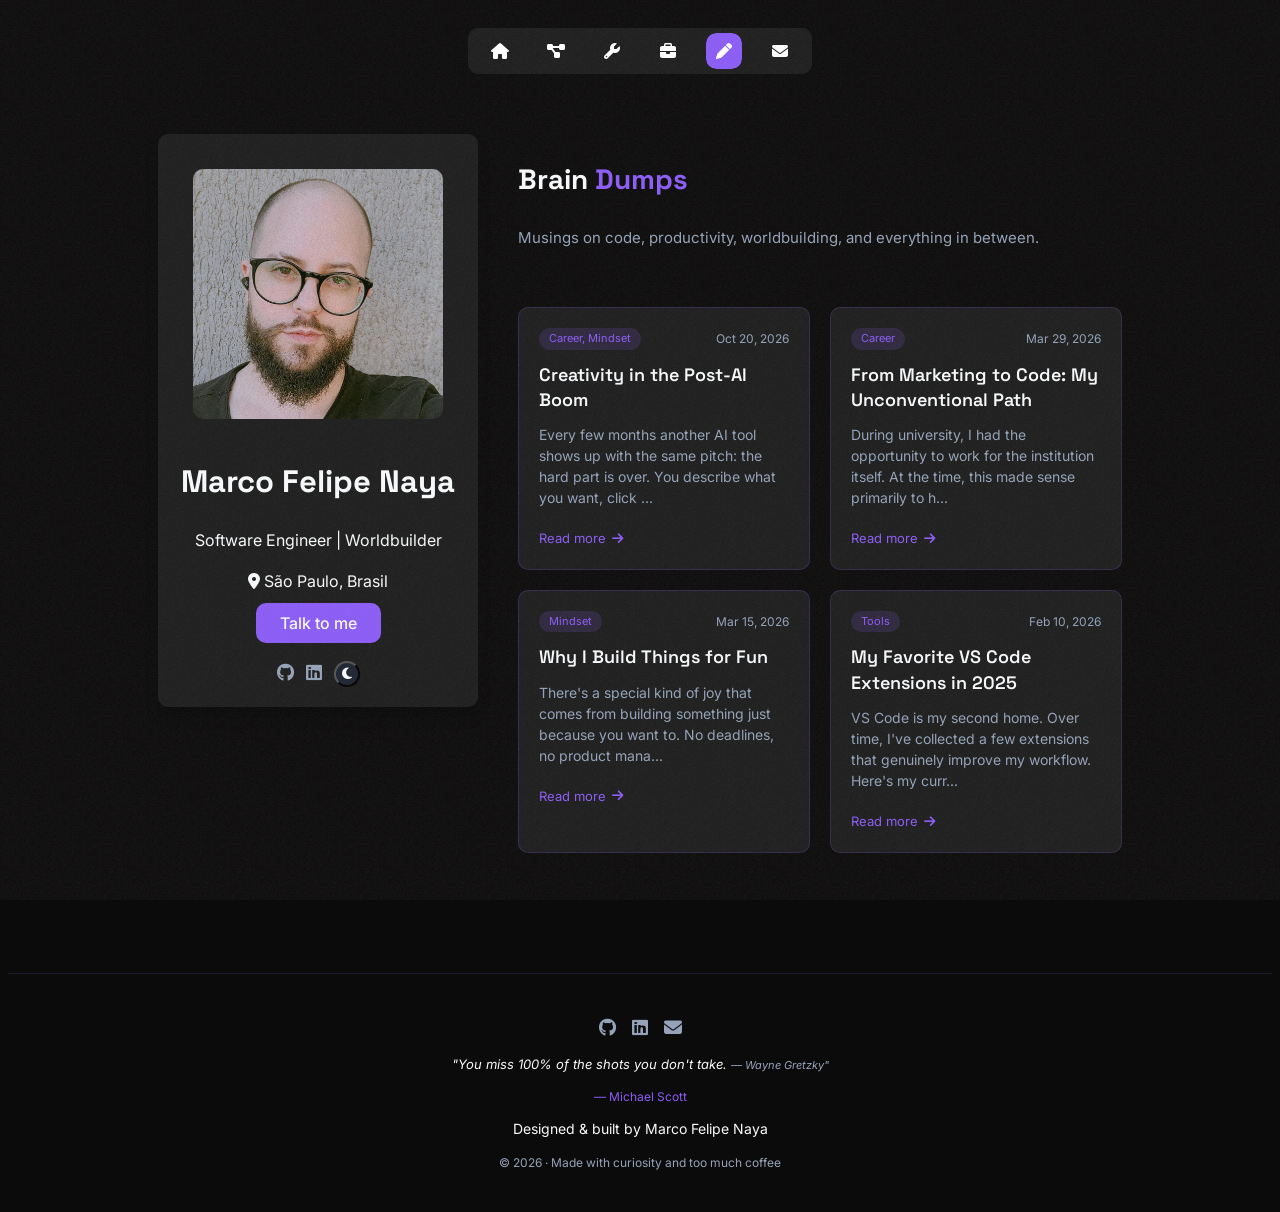
<file: pages/thoughts.html>
<!DOCTYPE html>
<html lang="en">

<head>
  <meta charset="UTF-8">
  <meta name="viewport" content="width=device-width, initial-scale=1.0">
  <meta name="description" content="Marco Felipe Naya — Full-stack developer based in São Paulo. Building modern web experiences with Java, JavaScript and Node.js.">
  <title>Marco Felipe Naya - Thoughts</title>
  <link rel="stylesheet" href="/styles/general.css">
  <link rel="stylesheet" href="/styles/thoughts.css">
  <link rel="stylesheet" href="https://cdnjs.cloudflare.com/ajax/libs/font-awesome/6.4.0/css/all.min.css">
  <link href="https://fonts.googleapis.com/css2?family=Space+Grotesk:wght@400;700&family=Inter:wght@300;400;500&display=swap" rel="stylesheet">
  <link rel="apple-touch-icon" sizes="180x180" href="/apple-touch-icon.png">
  <link rel="icon" type="image/png" sizes="32x32" href="/favicon-32x32.png">
  <link rel="icon" type="image/png" sizes="16x16" href="/favicon-16x16.png">
  <link rel="manifest" href="/site.webmanifest">
</head>

<body>
  <div class="page-wrapper">

    <header class="header-container">
      <nav class="navbar">
        <div class="nav-links">
          <ul>
            <li><a href="/index.html"class="fa-solid fa-house"></a><span class="tooltip">Home</span></li>
            <li><a href="/pages/projects.html" class="fa-solid fa-diagram-project"></a><span class="tooltip">Projects</span></li>
            <li><a href="/pages/tools.html" class="fa-solid fa-wrench"></a><span class="tooltip">Tools</span></li>
            <li><a href="/pages/experience.html" class="fa-solid fa-briefcase"></a><span class="tooltip">Experience</span></li>
            <li class="active"><a href="/pages/thoughts.html" class="fa-solid fa-pen"></a><span class="tooltip">Thoughts</span></li>
            <li><a href="/pages/contact.html" class="fa-solid fa-envelope"></a><span class="tooltip">Contact</span></li>
          </ul>
        </div>
      </nav>
    </header>

    <main>
      <div class="content-layout">

        <!-- Photocard -->
        <div class="photocard">
          <img src="/images/headshot.jpg" alt="Profile Picture" class="profile-pic">
          <h1 class="name">Marco Felipe Naya</h1>
          <p class="description">Software Engineer | Worldbuilder</p>
          <p><i class="fa-solid fa-location-dot"></i> São Paulo, Brasil</p>
          <a href="/pages/contact.html" class="btn-primary">Talk to me</a>
          <div class="social-links">
            <a href="https://github.com/MarcoFelipeNaya"><i class="fa-brands fa-github"></i></a>
            <a href="https://www.linkedin.com/in/marco-felipe-15946431b/"><i class="fa-brands fa-linkedin"></i></a>
            <button id="themeToggle" class="theme-toggle">
              <i class="fa-solid fa-moon"></i>
            </button>
          </div>
        </div>

        <div class="page-content">
          <!-- Thoughts Header -->
          <section class="thoughts-header">
            <h2 class="section-title">Brain <span class="accent">Dumps</span></h2>
            <p class="thoughts-intro">Musings on code, productivity, worldbuilding, and everything in between.</p>
          </section>

          <!-- Blog Cards Grid -->
          <div class="blog-grid" id="blogGrid">
          </div>
        </div>
      </div>
    </main>

    <!-- Modal (hidden by default) -->
    <div class="modal" id="postModal">
      <div class="modal-content">
        <button class="modal-close" id="closeModal"><i class="fa-solid fa-xmark"></i></button>
        <div class="modal-body" id="modalBody">
          <!-- Dynamic content injected here -->
        </div>
      </div>  
        </div>
      </div>
    </main>

    <footer class="footer">
      <div class="footer-content">

        <div class="footer-social">
          <a href="https://github.com/MarcoFelipeNaya" target="_blank"><i class="fa-brands fa-github"></i></a>
          <a href="https://www.linkedin.com/in/marco-felipe-15946431b/" target="_blank"><i class="fa-brands fa-linkedin"></i></a>
          <a href="mailto:marco.felipe1@outlook.com"><i class="fa-solid fa-envelope"></i></a>
        </div>
        
        <p class="footer-quote">"You miss 100% of the shots you don't take. 
        <a class="footer-quote-author footer-quote-meta">— Wayne Gretzky"</a>
        </p>
        
        <p class="footer-quote-author">— Michael Scott</p>

        <p class="footer-copy">Designed & built by Marco Felipe Naya</p>
        <p class="footer-sub">© 2026 · Made with curiosity and too much coffee</p>

      </div>
    </footer>

    <script src="/scripts/blog-data.js"></script>
    <script src="/scripts/home.js"></script>
    <script src="/scripts/thoughts.js"></script>
    <script src="/scripts/theme.js"></script>
  </div>
</body>

</html>
</file>
<file: styles/general.css>
:root {
    --primary-dark: #0f172a;
    --secondary-dark: #1e293b;
    --accent-light: #8b5cf6;
    --accent-dark: #271a47;
    --text-light: #f8fafc;
    --text-muted: #94a3b8;
    --card-bg: rgba(30, 41, 59, 0.7);
    --border-radius: 10px;
    --shadow: 0 10px 15px -3px rgba(0, 0, 0, 0.3);
    --body-bg: rgb(12, 11, 11);
    --noise-opacity: 0.08;
}
:root.light {
    --primary-dark: #f8fafc;
    --secondary-dark: #ffffff;
    --accent-light: #8b5cf6;
    --accent-dark: #ede9fe;
    --text-light: #1e293b;
    --text-muted: #64748b;
    --card-bg: rgba(255, 255, 255, 0.95);
    --shadow: 0 10px 15px -3px rgba(0, 0, 0, 0.1);
    --body-bg: #f1f5f9;
    --noise-opacity: 0.03;
}

/* ─── Base ─────────────────────────────────────── */

body {
    font-family: 'Inter', sans-serif;
    color: var(--text-light);
    line-height: 1.6;
    background-color: var(--body-bg);}

body::before {
    content: "";
    position: fixed;
    inset: 0;
    z-index: 9999;
    pointer-events: none;
    opacity: 0.08;
    background-image: url("data:image/svg+xml,%3Csvg viewBox='0 0 256 256' xmlns='http://www.w3.org/2000/svg'%3E%3Cfilter id='noise'%3E%3CfeTurbulence type='fractalNoise' baseFrequency='0.9' numOctaves='4' stitchTiles='stitch'/%3E%3C/filter%3E%3Crect width='100%25' height='100%25' filter='url(%23noise)'/%3E%3C/svg%3E");
    background-repeat: repeat;
    background-size: 128px;
}

h1, h2, h3 {
    font-family: 'Space Grotesk', sans-serif;
}

.accent {
    color: var(--accent-light);
}
/* ─── Layout ────────────────────────────────────── */

.page-wrapper {
    display: flex;
    flex-direction: column;
    padding-top: 20px;
    max-width: 1400px; /* locks the layout, won't collapse below this */
    margin: 0 auto;

}

/* shared across all pages */
main {
    padding: 0 150px;
}

/* ─── Navbar ────────────────────────────────────── */

header {
    display: flex;
    justify-content: center;
}

.navbar {
    display: inline-flex;
    align-items: center;
    padding: 1px 10px;
    background-color: rgb(29, 29, 29);
    justify-content: center;
    border-radius: 10px;
}

.nav-links ul {
    display: flex;
    list-style: none;
    gap: 12px;
    margin: 0;
    padding: 0;
    justify-content: center;
}

.nav-links li {
    width: 36px;
    height: 36px;
    display: flex;
    align-items: center;
    justify-content: center;
    padding: 0;
    margin: 4px;
    border-radius: var(--border-radius);
    position: relative;
    overflow: hidden;
    z-index: 1;
    cursor: pointer;
}

.nav-links li a {
  display: flex;
  align-items: center;
  justify-content: center;
  width: 100%;
  height: 100%;
  color: var(--text-light);
  text-decoration: none;
  position: relative;
  z-index: 1;
  color: white;
}

.nav-links li::before {
    content: "";
    position: absolute;
    inset: 0;
    background-color: var(--accent-light);
    border-radius: var(--border-radius);
    transform: scale(0);
    transform-origin: center;
    transition: transform 0.2s ease;
    z-index: 0;
}

.nav-links li:hover::before,
.nav-links li.active::before {
    transform: scale(1);
}


.tooltip {
    position: fixed;
    font-size: 12px;
    white-space: nowrap;
    opacity: 0;
    transition: opacity 0.2s ease;
    pointer-events: none;
    border-radius: 8px;
    background-color: rgb(29, 29, 29);
    padding: 2px 8px;
    z-index: 9998;
}

.nav-links li:hover .tooltip {
    opacity: 1;
}

/* ─── Home page ─────────────────────────────────── */

.content-layout {
    display: flex;
    flex-direction: row;
    align-items: flex-start;
    gap: 40px;
    margin-top: 60px;
}

.photocard {
    background-color: rgb(29, 29, 29);
    padding: 20px;
    border-radius: var(--border-radius);
    box-shadow: var(--shadow);
    text-align: center;
    width: 280px;
    flex-shrink: 0;
    position: sticky;
    top: 20px;
}

.name{
  font-size: 31px;
}


.profile-pic {
    width: 250px;
    height: 250px;
    border-radius: var(--border-radius);
    object-fit: cover;
    margin-bottom: 10px;
    margin-top: 15px;
}

.social-links {
    display: flex;
    justify-content: center;
    gap: 12px;
    margin-top: 12px;
}

.social-links a {
    color: var(--text-muted);
    font-size: 18px;
    transition: color 0.2s ease;
    margin-top: 10px;
}

.social-links a:hover {
    color: var(--accent-light);
}

/* main content area */
.page-content {
  display: flex;
  flex-direction: column; /* stacks sections vertically */
  gap: 10px;
  padding-bottom: 80px;
  flex: 1; /* takes up remaining space next to the photocard */
}

.hero {
    display: flex;
    flex-direction: column;
    justify-content: center;
    padding-top: 5px;
}

.hero-greeting {
    color: var(--accent-light);
    font-size: 20px;
    margin-bottom: 4px;
}

.hero-name {
    font-size: 62px;
    font-weight: 700;
    line-height: 1.1;
    margin: 0 0 8px 0;
}

.hero-title {
    font-size: 24px;
    font-weight: 400;
    color: var(--text-muted);
    margin: 0 0 24px 0;
}

.hero-bio {
    color: var(--text-muted);
    max-width: 480px;
    font-size: 16px;
    margin-bottom: 25px;
}

.hero-cta {
    display: flex;
    gap: 12px;
}

.btn-primary {
    background-color: var(--accent-light);
    color: var(--text-light);
    padding: 10px 24px;
    border-radius: var(--border-radius);
    text-decoration: none;
    font-weight: 500;
    transition: opacity 0.2s ease;
}

.btn-primary:hover {
    opacity: 0.85;
}

.btn-secondary {
    border: 1px solid var(--accent-light);
    color: var(--accent-light);
    padding: 10px 24px;
    border-radius: var(--border-radius);
    text-decoration: none;
    font-weight: 500;
    transition: background 0.2s ease;
}

.btn-secondary:hover {
    background-color: var(--accent-dark);
}

.status-badge {
  display: inline-flex;
  align-items: center;
  gap: 8px;
  background-color: rgb(29, 29, 29);
  border: 1px solid rgba(139, 92, 246, 0.3);
  padding: 6px 14px;
  border-radius: 999px; /* pill shape */
  font-size: 13px;
  color: var(--text-muted);
}

.status-dot {
  width: 8px;
  height: 8px;
  border-radius: 50%;
  background-color: #22c55e; /* green */
  box-shadow: 0 0 6px #22c55e; /* glow */
  animation: pulse 2s infinite;
}
/*

|       Status       | Color |  Hex  |
|--------------------|------ |-------|
|Open to work        |Green  |#22c55e|
|Busy / not available|Red    |#ef4444|
|Freelancing         |Yellow |#eab308|
|Currently building  |Blue   |#3b82f6|
|On vacation         |Orange |#f97316|

*/
@keyframes pulse {
  0%   { box-shadow: 0 0 0 0 rgba(34, 197, 94, 0.6); }
  70%  { box-shadow: 0 0 0 6px rgba(34, 197, 94, 0); }
  100% { box-shadow: 0 0 0 0 rgba(34, 197, 94, 0); }
}

.section-title {
  font-size: 28px;
  font-weight: 700;
  margin-bottom: 24px;
}

.stack-grid {
  display: grid;
  grid-template-columns: repeat(auto-fill, minmax(100px, 1fr));
  gap: 12px;
}

.stack-card {
  display: flex;
  flex-direction: column;
  align-items: center;
  justify-content: center;
  gap: 8px;
  background-color: rgb(29, 29, 29);
  border: 1px solid transparent;
  border-radius: var(--border-radius);
  padding: 16px 8px;
  font-size: 13px;
  color: var(--text-muted);
  position: relative;
  cursor: default;
  transition: border-color 0.2s ease, color 0.2s ease, transform 0.2s ease;
}

.stack-card i {
  font-size: 28px;
  color: var(--text-light);
  transition: color 0.2s ease;
}

.stack-card:hover {
  border-color: var(--accent-light);
  color: var(--text-light);
  transform: translateY(-4px); /* floats up on hover */
}

.stack-card:hover i {
  color: var(--accent-light);
}

/* learning tag */
.stack-card.learning {
  border-color: rgba(139, 92, 246, 0.2);
}

.learning-tag {
  position: absolute;
  top: -8px;
  right: -8px;
  background-color: var(--accent-dark);
  border: 1px solid var(--accent-light);
  color: var(--accent-light);
  font-size: 9px;
  padding: 2px 6px;
  border-radius: 999px;
}

.section-header {
  display: flex;
  justify-content: space-between;
  align-items: center;
  margin-bottom: 24px;
}

.see-all {
  color: var(--accent-light);
  text-decoration: none;
  font-size: 14px;
  display: flex;
  align-items: center;
  gap: 6px;
  transition: gap 0.2s ease;
}

.see-all:hover {
  gap: 10px; /* arrow slides right on hover */
}

.projects-grid {
  display: grid;
  grid-template-columns: repeat(auto-fill, minmax(220px, 1fr));
  gap: 16px;
}

.project-card {
  background-color: rgb(29, 29, 29);
  border: 1px solid transparent;
  border-radius: var(--border-radius);
  padding: 20px;
  display: flex;
  flex-direction: column;
  gap: 12px;
  transition: border-color 0.2s ease, transform 0.2s ease;
  cursor: pointer;
}

.project-card:hover {
  border-color: var(--accent-light);
  transform: translateY(-4px);
}

.project-top {
  display: flex;
  justify-content: space-between;
  align-items: center;
}

.project-top > i {
  font-size: 24px;
  color: var(--accent-light);
}

.project-links {
  display: flex;
  gap: 12px;
}

.project-links a {
  color: var(--text-muted);
  font-size: 16px;
  transition: color 0.2s ease;
}

.project-links a:hover {
  color: var(--accent-light);
}

.project-name {
  font-size: 18px;
  font-weight: 600;
  margin: 0;
}

.project-desc {
  color: var(--text-muted);
  font-size: 14px;
  margin: 0;
  flex: 1; /* pushes tags to the bottom */
}

.project-tags {
  display: flex;
  flex-wrap: wrap;
  gap: 8px;
}

.project-tags span {
  background-color: var(--accent-dark);
  color: var(--accent-light);
  font-size: 11px;
  padding: 3px 10px;
  border-radius: 999px;
}
.project-card-link {
  text-decoration: none;
  color: inherit;
  display: block;
}
/* temp WIP badge use <span class="wip-badge"></span> */
.wip-badge {
  font-size: 10px;
  padding: 2px 8px;
  border-radius: 999px;
  border: 1px solid var(--text-muted);
  color: var(--text-muted);
}

/* ─── Experience ────────────────────────────────── */

.timeline {
  display: flex;
  flex-direction: column;
  gap: 0;
  padding-left: 16px;
  border-left: 2px solid rgba(139, 92, 246, 0.3);
}

.timeline-item {
  display: flex;
  gap: 20px;
  padding-bottom: 36px;
  position: relative;
}

.timeline-item:last-child {
  padding-bottom: 0;
}

.timeline-dot {
  position: absolute;
  left: -25px;
  top: 4px;
  width: 12px;
  height: 12px;
  border-radius: 50%;
  background-color: var(--accent-light);
  border: 2px solid var(--body-bg);
  box-shadow: 0 0 8px var(--accent-light);
  flex-shrink: 0;
}

.timeline-content {
  display: flex;
  flex-direction: column;
  gap: 6px;
}

.timeline-header {
  display: flex;
  justify-content: space-between;
  align-items: center;
  gap: 12px;
  flex-wrap: wrap;
}

.timeline-role {
  font-size: 18px;
  font-weight: 600;
  margin: 0;
}

.timeline-date {
  font-size: 13px;
  color: var(--accent-light);
  white-space: nowrap;
}

.timeline-company {
  color: var(--text-muted);
  font-size: 14px;
  margin: 0;
  display: flex;
  align-items: center;
  gap: 6px;
}

.timeline-desc {
  color: var(--text-muted);
  font-size: 14px;
  margin: 0;
  max-width: 520px;
}

.timeline-tags {
  display: flex;
  flex-wrap: wrap;
  gap: 8px;
  margin-top: 4px;
}

.timeline-tags span {
  background-color: var(--accent-dark);
  color: var(--accent-light);
  font-size: 11px;
  padding: 3px 10px;
  border-radius: 999px;
}

/* ─── Thoughts ──────────────────────────────────── */

.thoughts-grid {
  display: grid;
  grid-template-columns: repeat(auto-fill, minmax(220px, 1fr));
  gap: 16px;
}

.thought-card {
  background-color: rgb(29, 29, 29);
  border: 1px solid transparent;
  border-radius: var(--border-radius);
  padding: 20px;
  display: flex;
  flex-direction: column;
  gap: 10px;
  text-decoration: none;
  color: var(--text-light);
  transition: border-color 0.2s ease, transform 0.2s ease;
}

.thought-card:hover {
  border-color: var(--accent-light);
  transform: translateY(-4px);
}

.thought-meta {
  display: flex;
  justify-content: space-between;
  align-items: center;
}

.thought-tag {
  background-color: var(--accent-dark);
  color: var(--accent-light);
  font-size: 11px;
  padding: 3px 10px;
  border-radius: 999px;
}

.thought-date {
  font-size: 12px;
  color: var(--text-muted);
}

.thought-title {
  font-size: 16px;
  font-weight: 600;
  margin: 0;
  line-height: 1.4;
}

.thought-excerpt {
  color: var(--text-muted);
  font-size: 13px;
  margin: 0;
  flex: 1;
}

.thought-read {
  color: var(--accent-light);
  font-size: 13px;
  display: flex;
  align-items: center;
  gap: 6px;
  transition: gap 0.2s ease;
}

.thought-card:hover .thought-read {
  gap: 10px; /* arrow slides on hover */
}

/* ─── Footer ────────────────────────────────────── */

.footer {
  display: flex;
  justify-content: center;
  padding: 40px 0 32px 0;
  margin-top: 40px;
  border-top: 1px solid rgba(139, 92, 246, 0.15);
}

.footer-content {
  display: inline-flex;
  flex-direction: column;
  align-items: center;
  gap: 12px;
}

.footer-social {
  display: flex;
  gap: 16px;
}

.footer-social a {
  color: var(--text-muted);
  font-size: 18px;
  transition: color 0.2s ease;
}

.footer-social a:hover {
  color: var(--accent-light);
}

.footer-copy {
  font-size: 14px;
  color: var(--text-light);
  margin: 0;
}

.footer-sub {
  font-size: 12px;
  color: var(--text-muted);
  margin: 0;
}

.footer-quote {
  font-size: 13px;
  color: var(--text-light);
  font-style: italic;
  margin: 0;
  text-align: center;
}

.footer-quote-author {
  font-size: 12px;
  color: var(--accent-light);
  margin: 0;
}

.footer-quote-meta {
  color: var(--text-muted); /* slightly more subtle for the meta joke */
  font-size: 11px;
}

.theme-toggle {
  background: var(--card-bg);
  color: var(--text-light);
  border-radius: 999px;
  cursor: pointer;
  display: flex;
  align-items: center;
  justify-content: center;
  transition: all 0.2s ease;
  margin-top: 12px;
}
.theme-toggle:hover {
  background: var(--accent-light);
  color: white;
}
/* ─── Light Mode Card Overrides ─────────────────────────────────── */
:root.light .photocard,
:root.light .project-card,
:root.light .blog-card,
:root.light .tool-card,
:root.light .exp-body,
:root.light .edu-card,
:root.light .thought-card,
:root.light .featured-project,
:root.light .env-card,
:root.light .navbar,
:root.light .stack-card,
:root.light .modal-content {
  background-color: #ffffff;
  border-color: rgba(139, 92, 246, 0.2);
}

/* Remove backdrop blur from photocard in light mode for cleaner look */
:root.light .photocard {
  backdrop-filter: none;
}

/* Adjust text colors for better contrast in light mode */
:root.light .project-desc,
:root.light .card-excerpt,
:root.light .timeline-desc,
:root.light .exp-description p,
:root.light .exp-description li,
:root.light .tools-intro,
:root.light .thoughts-intro,
:root.light .hero-bio,
:root.light .hero-title,
:root.light .timeline-company,
:root.light .company,
:root.light .footer-sub,
:root.light .footer-quote-meta {
  color: #475569;
}

:root.light .project-name,
:root.light .card-title,
:root.light .timeline-role,
:root.light .role,
:root.light .category-title,
:root.light .thought-title,
:root.light .hero-name,
:root.light .section-title,
:root.light .featured-name,
:root.light .modal-body h2,
:root.light .modal-body h3 {
  color: #0f172a;
}

:root.light .project-tags span,
:root.light .timeline-tags span,
:root.light .tech-tags span,
:root.light .card-tag,
:root.light .modal-tag,
:root.light .category-badge,
:root.light .date-badge {
  background-color: #ede9fe;
  color: #6d28d9;
}

:root.light .stack-card i,
:root.light .tool-card i,
:root.light .env-card i,
:root.light .project-top > i,
:root.light .category-header i,
:root.light .timeline-dot,
:root.light .exp-dot {
  color: var(--accent-light); /* keep purple accent */
}

:root.light .footer {
  border-top-color: rgba(139, 92, 246, 0.3);
}

:root.light .timeline,
:root.light .exp-header {
  border-color: rgba(139, 92, 246, 0.3);
}
/* ─── Light Mode Nav & Tooltip Fixes ────────────────────────────── */
:root.light .nav-links li a {
  color: #1e293b;  /* dark color for visibility in light mode */
}

:root.light .nav-links li:hover a,
:root.light .nav-links li.active a {
  color: #ffffff;  /* white text when background is purple */
}

:root.light .tooltip {
  color: #1e293b;
  background-color: #ffffff;
  border-color: rgba(139, 92, 246, 0.3);
}

/* ─── Light Mode Status Badge ───────────────────────────────────── */
:root.light .status-badge {
  background-color: #f1f5f9;      /* light gray background */
  border-color: rgba(139, 92, 246, 0.4);
  color: #1e293b;                 /* dark text for contrast */
}

:root.light .status-dot {
  background-color: #22c55e;      /* keep green dot visible */
  box-shadow: 0 0 6px #22c55e;
}

/* ─── Light Mode Contact Form ───────────────────────────────────── */
:root.light .form input,
:root.light .form textarea {
  background-color: #ffffff;
  border-color: rgba(139, 92, 246, 0.3);
  color: #1e293b;
}

:root.light .form input::placeholder,
:root.light .form textarea::placeholder {
  color: #94a3b8;
}

:root.light .form input:focus,
:root.light .form textarea:focus {
  border-color: var(--accent-light);
}

:root.light .form-group label {
  color: #475569;
}

:root.light .form button {
  background-color: var(--accent-light);
  color: #ffffff;
}
/* ─── Responsive Design ─────────────────────────── */

/* Large screens (1400px+) — content stays centered */
@media (min-width: 1400px) {
  main {
    padding: 0 200px;
  }
}

/* Small desktop / large tablet (768px - 1100px) */
@media (max-width: 1100px) {
  .page-wrapper {
    min-width: unset;
  }

  body {
    overflow-x: hidden;
  }

  main {
    padding: 0 32px;
  }

  .content-layout {
    gap: 24px;
  }

  .photocard {
    width: 200px;
    padding: 14px;
  }

  .profile-pic {
    width: 172px;
    height: 172px;
  }

  .hero-name {
    font-size: 42px;
  }

  .hero-bio {
    max-width: 100%;
  }

  .stack-grid {
    grid-template-columns: repeat(auto-fill, minmax(80px, 1fr));
  }

  .projects-grid {
    grid-template-columns: repeat(auto-fill, minmax(180px, 1fr));
  }
}

/* Tablet (768px) — stack layout vertically */
@media (max-width: 768px) {
  main {
    padding: 0 20px;
  }

  .content-layout {
    flex-direction: column;
    align-items: center;
    margin-top: 32px;
    gap: 32px;
  }

  /* photocard goes full width and unsticks */
  .photocard {
    position: static;
    width: 100%;
    max-width: 340px;
  }

  .profile-pic {
    width: 160px;
    height: 160px;
  }

  /* page content takes full width */
  .page-content {
    width: 100%;
    gap: 48px;
  }

  .hero {
    align-items: center;
    text-align: center;
  }

  .hero-name {
    font-size: 36px;
  }

  .hero-bio {
    max-width: 100%;
  }

  .hero-cta {
    justify-content: center;
  }

  .status-badge {
    align-self: center;
  }

  .stack-grid {
    grid-template-columns: repeat(auto-fill, minmax(90px, 1fr));
  }

  .projects-grid {
    grid-template-columns: 1fr; /* single column on tablet */
  }

  .section-title {
    font-size: 22px;
  }
}

/* Mobile (480px) */
@media (max-width: 480px) {
  main {
    padding: 0 16px;
  }

  .navbar {
    padding: 1px 6px;
  }

  .nav-links ul {
    gap: 4px;
  }

  .nav-links li {
    width: 30px;
    height: 30px;
    margin: 2px;
  }

  .hero-name {
    font-size: 28px;
  }

  .hero-greeting {
    font-size: 16px;
  }

  .hero-title {
    font-size: 18px;
  }

  .btn-primary,
  .btn-secondary {
    padding: 8px 16px;
    font-size: 14px;
  }

  .stack-grid {
    grid-template-columns: repeat(3, 1fr); /* 3 columns on mobile */
  }

  .photocard {
    max-width: 100%;
  }

  .profile-pic {
    width: 130px;
    height: 130px;
  }
}
</file>
<file: styles/contact.css>
/* ─── Contact Form ──────────────────────────────── */

.form {
  display: flex;
  flex-direction: column;
  gap: 16px;
  max-width: 500px;
  width: 100%;
}

.form-group {
  display: flex;
  flex-direction: column;
  gap: 6px;
}

.form-group label {
  font-size: 13px;
  color: var(--text-muted);
  font-weight: 500;
}

.form input,
.form textarea {
  background-color: rgb(29, 29, 29);
  border: 1px solid rgba(139, 92, 246, 0.2);
  border-radius: var(--border-radius);
  color: var(--text-light);
  font-family: 'Inter', sans-serif;
  font-size: 14px;
  padding: 10px 14px;
  outline: none;
  transition: border-color 0.2s ease;
  width: 100%;
}

.form input:focus,
.form textarea:focus {
  border-color: var(--accent-light);
}

.form input::placeholder,
.form textarea::placeholder {
  color: var(--text-muted);
}

.form textarea {
  resize: vertical;
  min-height: 140px;
}

.form button {
  background-color: var(--accent-light);
  color: var(--text-light);
  border: none;
  border-radius: var(--border-radius);
  padding: 10px 24px;
  font-size: 14px;
  font-weight: 500;
  font-family: 'Inter', sans-serif;
  cursor: pointer;
  transition: opacity 0.2s ease;
  align-self: flex-start;
  display: flex;
  align-items: center;
  gap: 8px;
}

.form button:hover {
  opacity: 0.85;
}

.form button:disabled {
  opacity: 0.5;
  cursor: not-allowed;
}

.form-message {
  font-size: 14px;
  padding: 10px 14px;
  border-radius: var(--border-radius);
  display: none;
}

.form-message.success {
  display: block;
  background-color: rgba(34, 197, 94, 0.1);
  border: 1px solid #22c55e;
  color: #22c55e;
}

.form-message.error {
  display: block;
  background-color: rgba(239, 68, 68, 0.1);
  border: 1px solid #ef4444;
  color: #ef4444;
}
</file>
<file: styles/projects.css>
.featured-project {
  display: flex;
  flex-direction: column;
  gap: 20px;
  background-color: rgb(29, 29, 29);
  border: 1px solid rgba(139, 92, 246, 0.2);
  border-radius: var(--border-radius);
  padding: 28px;
  max-width: 680px;
  transition: border-color 0.2s ease;
  margin-top: 15px;
}

.featured-project:hover {
  border-color: var(--accent-light);
}

.featured-project-header {
  display: flex;
  justify-content: space-between;
  align-items: flex-start;
}

.featured-label {
  font-size: 11px;
  color: var(--accent-light);
  text-transform: uppercase;
  letter-spacing: 1px;
  display: block;
  margin-bottom: 6px;
}

.featured-name {
  font-size: 22px;
  font-weight: 600;
  margin: 0;
}

.featured-desc {
  color: var(--text-muted);
  font-size: 14px;
  margin: 0;
  line-height: 1.7;
}

.featured-image {
  border-radius: var(--border-radius);
  overflow: hidden;
  border: 1px solid rgba(139, 92, 246, 0.15);
}

.featured-image img {
  width: 100%;
  height: auto;
  display: block;
}

a.textref {
  color: var(--accent-light);
  text-decoration: none;
  display: inline-block; 
  word-break: break-all;
}

hr {
  border: none;
  border-top: var(--text-muted) 1px solid;
  margin: 24px 0;
}

/* Lightbox */
.featured-image img {
  cursor: zoom-in;
}

.lightbox-overlay {
  display: none;
  position: fixed;
  inset: 0;
  background: rgba(0, 0, 0, 0.85);
  z-index: 1000;
  justify-content: center;
  align-items: center;
  padding: 20px;
}

.lightbox-overlay.active {
  display: flex;
}

.lightbox-overlay img {
  max-width: 90vw;
  max-height: 90vh;
  border-radius: var(--border-radius);
  object-fit: contain;
  cursor: zoom-out;
  box-shadow: 0 0 40px rgba(139, 92, 246, 0.3);
}
</file>
<file: styles/thoughts.css>
/* ─── Thoughts Page Styles ───────────────────────────────────────── */

.thoughts-header {
  margin-bottom: 32px;
}

.thoughts-intro {
  color: var(--text-muted);
  font-size: 15px;
  max-width: 600px;
  margin-top: 8px;
}

/* Blog Grid */
.blog-grid {
  display: grid;
  grid-template-columns: repeat(auto-fill, minmax(280px, 1fr));
  gap: 20px;
}

/* Blog Card */
.blog-card {
  background-color: rgb(29, 29, 29);
  border: 1px solid rgba(139, 92, 246, 0.2);
  border-radius: var(--border-radius);
  padding: 20px;
  transition: all 0.2s ease;
  cursor: pointer;
  display: flex;
  flex-direction: column;
  gap: 12px;
}

.blog-card:hover {
  border-color: var(--accent-light);
  transform: translateY(-4px);
}

.card-meta {
  display: flex;
  justify-content: space-between;
  align-items: center;
  font-size: 12px;
}

.card-tag {
  background-color: rgba(139, 92, 246, 0.15);
  color: var(--accent-light);
  padding: 2px 10px;
  border-radius: 999px;
  font-size: 11px;
}

.card-date {
  color: var(--text-muted);
}

.card-title {
  font-size: 18px;
  font-weight: 600;
  margin: 0;
  font-family: 'Space Grotesk', sans-serif;
  line-height: 1.4;
}

.card-excerpt {
  color: var(--text-muted);
  font-size: 14px;
  margin: 0;
  line-height: 1.5;
}

.read-more {
  color: var(--accent-light);
  font-size: 13px;
  display: flex;
  align-items: center;
  gap: 6px;
  margin-top: 8px;
  transition: gap 0.2s ease;
}

.blog-card:hover .read-more {
  gap: 10px;
}

/* Modal Styles */
.modal {
  display: none;
  position: fixed;
  top: 0;
  left: 0;
  width: 100%;
  height: 100%;
  background-color: rgba(0, 0, 0, 0.85);
  backdrop-filter: blur(8px);
  z-index: 10000;
  align-items: center;
  justify-content: center;
  opacity: 0;
  transition: opacity 0.2s ease;
}

.modal.show {
  display: flex;
  opacity: 1;
}

.modal-content {
  background-color: rgb(20, 20, 20);
  border: 1px solid rgba(139, 92, 246, 0.3);
  border-radius: var(--border-radius);
  max-width: 700px;
  width: 90%;
  max-height: 85vh;
  overflow-y: auto;
  position: relative;
  padding: 32px 36px;
  box-shadow: 0 20px 35px rgba(0, 0, 0, 0.5);
}

.modal-close {
  position: absolute;
  top: 20px;
  right: 24px;
  background: none;
  border: none;
  color: var(--text-muted);
  font-size: 28px;
  cursor: pointer;
  transition: color 0.2s ease;
  z-index: 10;
}

.modal-close:hover {
  color: var(--accent-light);
}

.modal-body {
  color: var(--text-light);
}

.modal-body h2 {
  font-size: 28px;
  margin-top: 0;
  margin-bottom: 12px;
  font-family: 'Space Grotesk', sans-serif;
}

.modal-meta {
  display: flex;
  gap: 16px;
  align-items: center;
  margin-bottom: 24px;
  font-size: 13px;
  color: var(--text-muted);
  border-bottom: 1px solid rgba(139, 92, 246, 0.2);
  padding-bottom: 12px;
}

.modal-tag {
  background-color: rgba(139, 92, 246, 0.15);
  color: var(--accent-light);
  padding: 2px 10px;
  border-radius: 999px;
}

.modal-body p {
  font-size: 15px;
  line-height: 1.7;
  margin-bottom: 16px;
  color: var(--text-muted);
}

.modal-body h3 {
  font-size: 20px;
  margin: 24px 0 12px 0;
  color: var(--text-light);
}

.modal-body ul, 
.modal-body ol {
  margin: 12px 0 16px 20px;
  color: var(--text-muted);
}

.modal-body li {
  margin: 6px 0;
  line-height: 1.6;
}

.modal-body blockquote {
  border-left: 3px solid var(--accent-light);
  margin: 20px 0;
  padding-left: 20px;
  font-style: italic;
  color: var(--text-light);
  background: rgba(139, 92, 246, 0.05);
  padding: 12px 20px;
  border-radius: 0 var(--border-radius) var(--border-radius) 0;
}

.modal-body code {
  background-color: rgba(139, 92, 246, 0.1);
  padding: 2px 6px;
  border-radius: 6px;
  font-family: monospace;
  font-size: 14px;
}

/* Responsive */
@media (max-width: 768px) {
  .blog-grid {
    grid-template-columns: 1fr;
    gap: 16px;
  }
  
  .modal-content {
    padding: 24px 20px;
    width: 95%;
  }
  
  .modal-body h2 {
    font-size: 22px;
  }
}

@media (max-width: 480px) {
  .modal-content {
    padding: 20px 16px;
  }
  
  .modal-close {
    top: 12px;
    right: 16px;
    font-size: 24px;
  }
}
</file>
